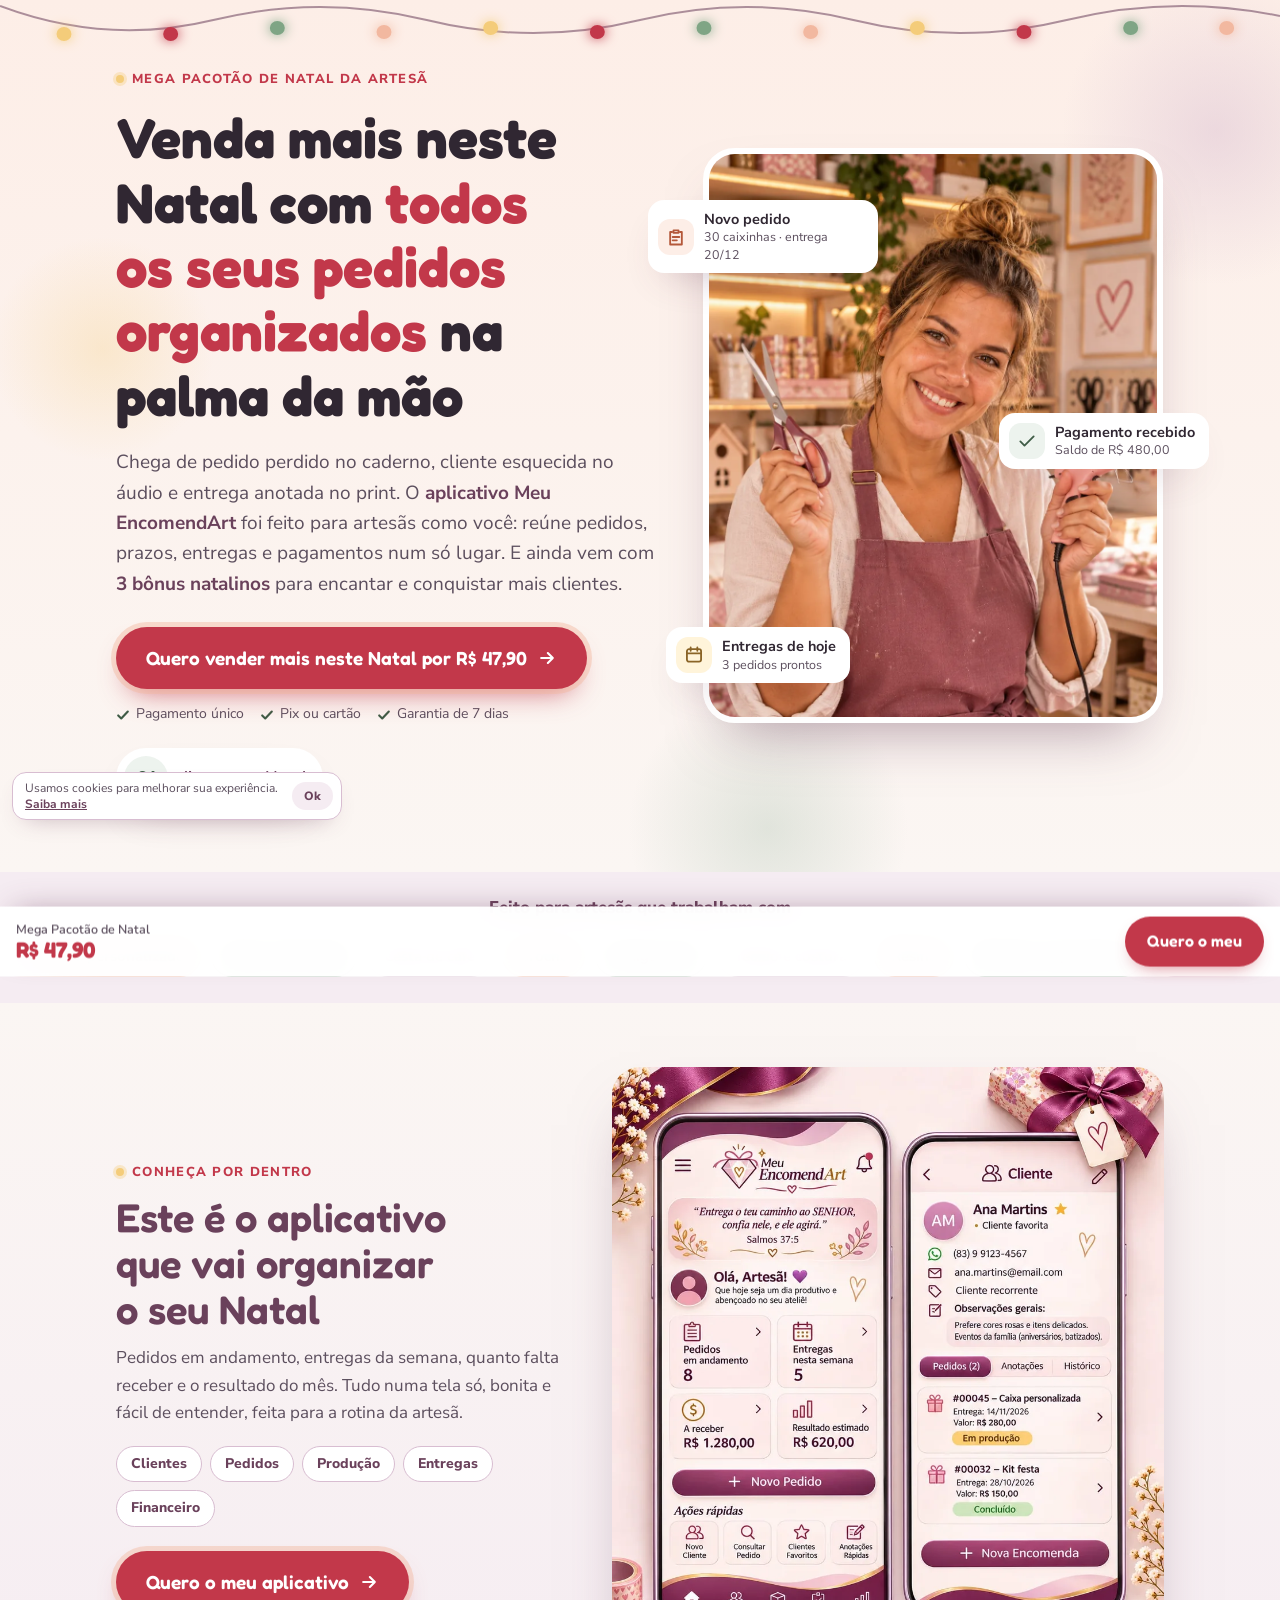
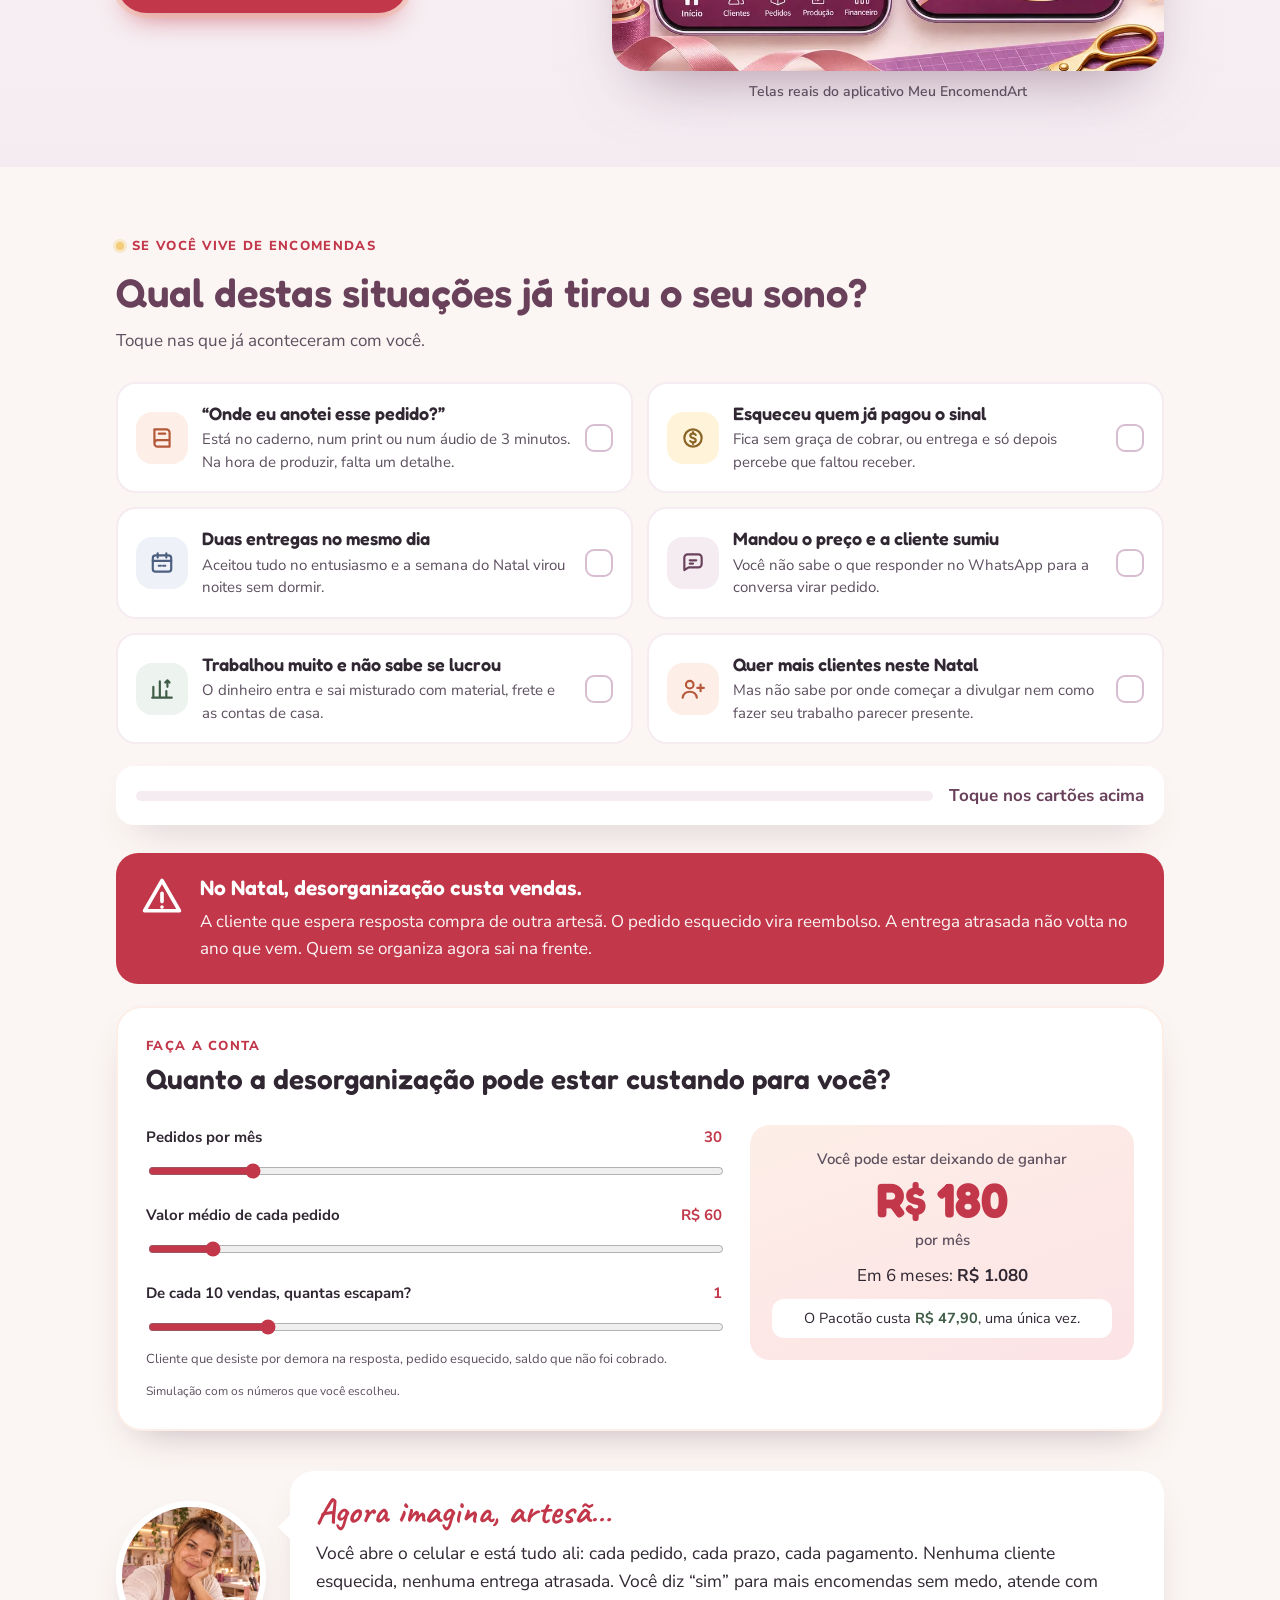
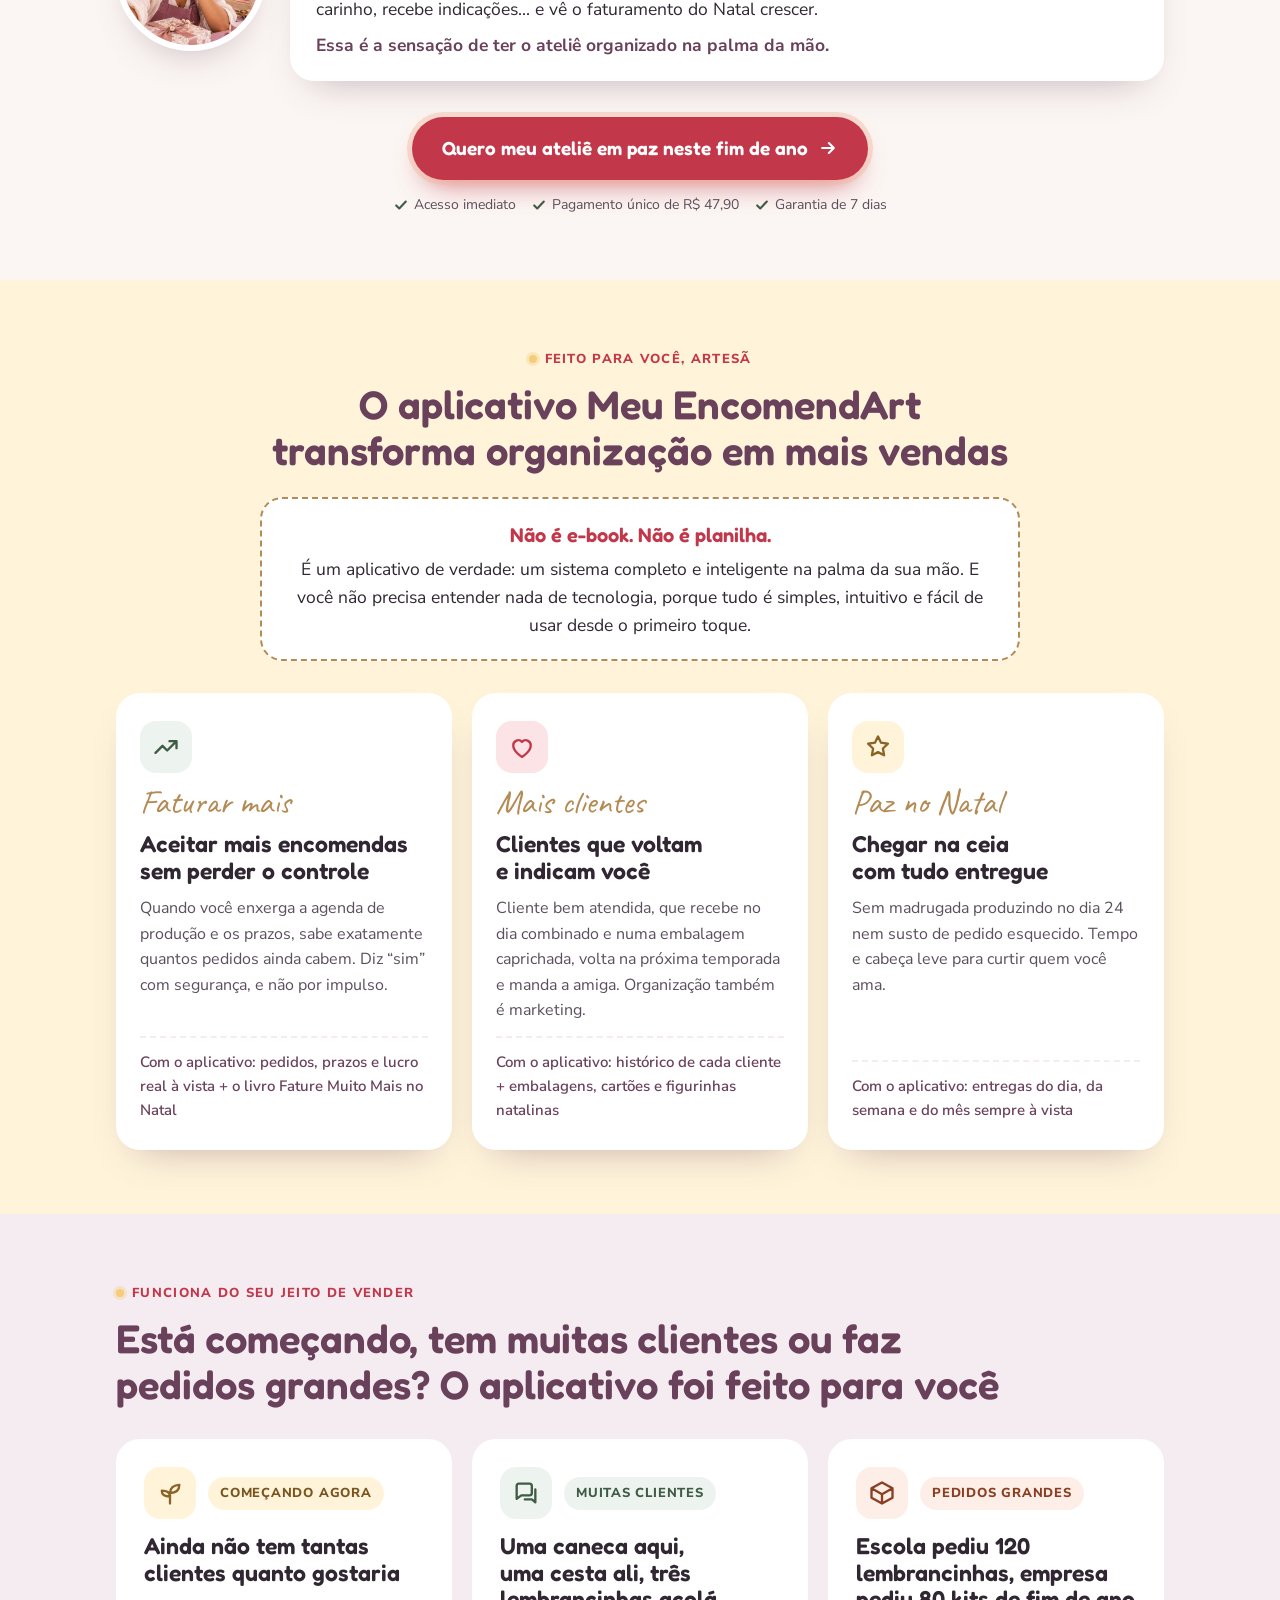
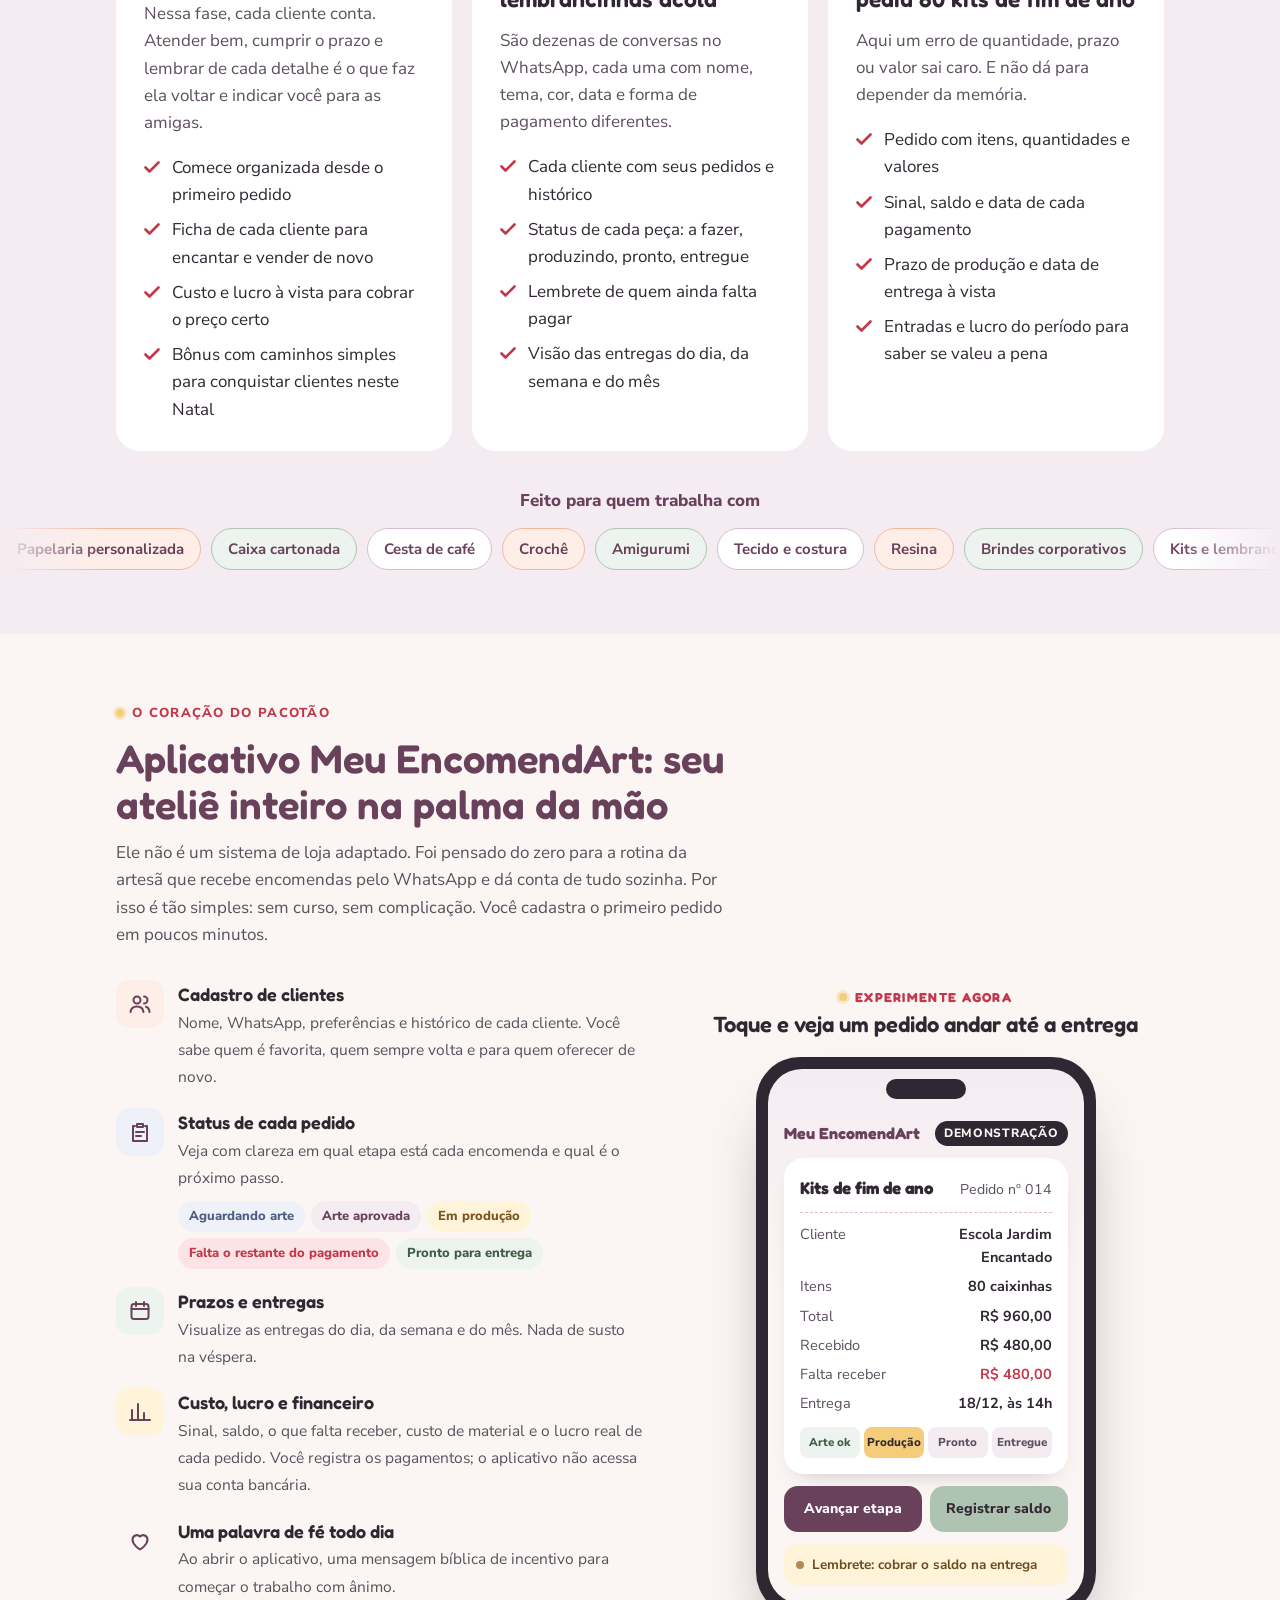
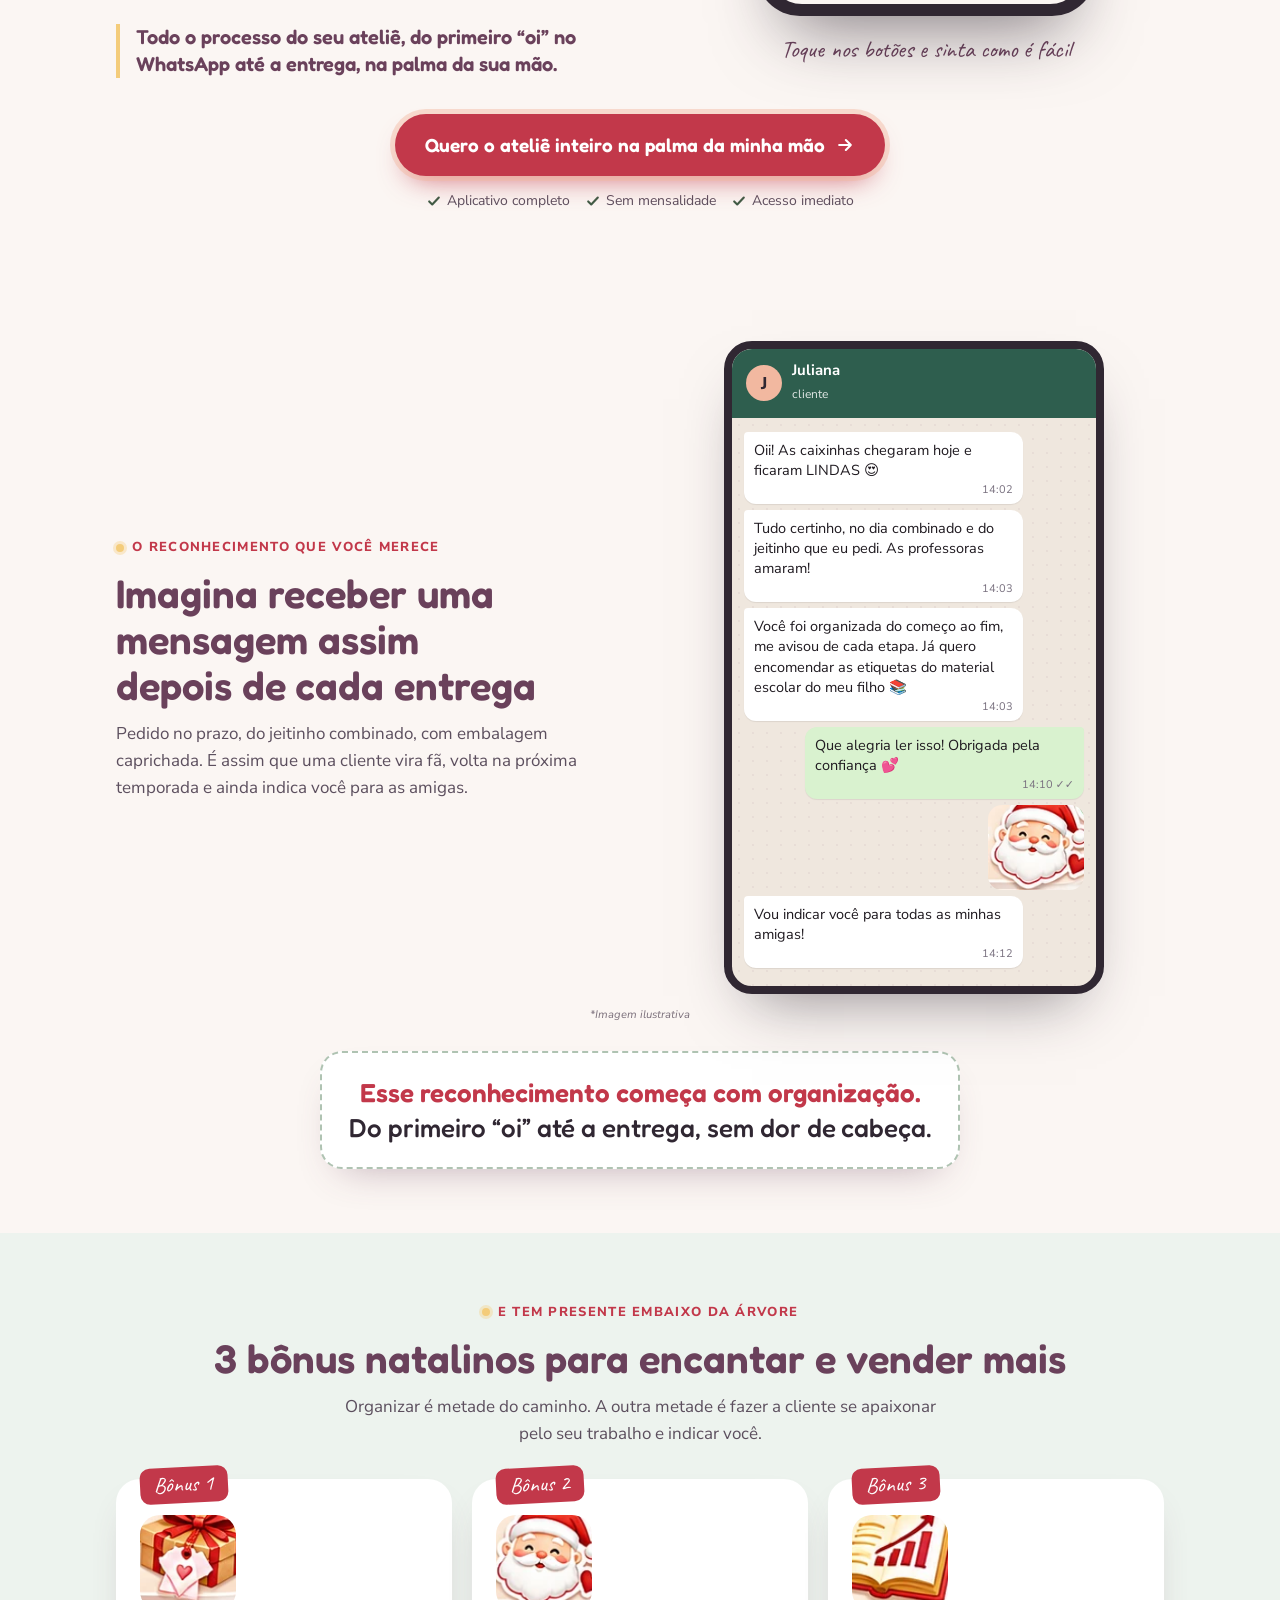
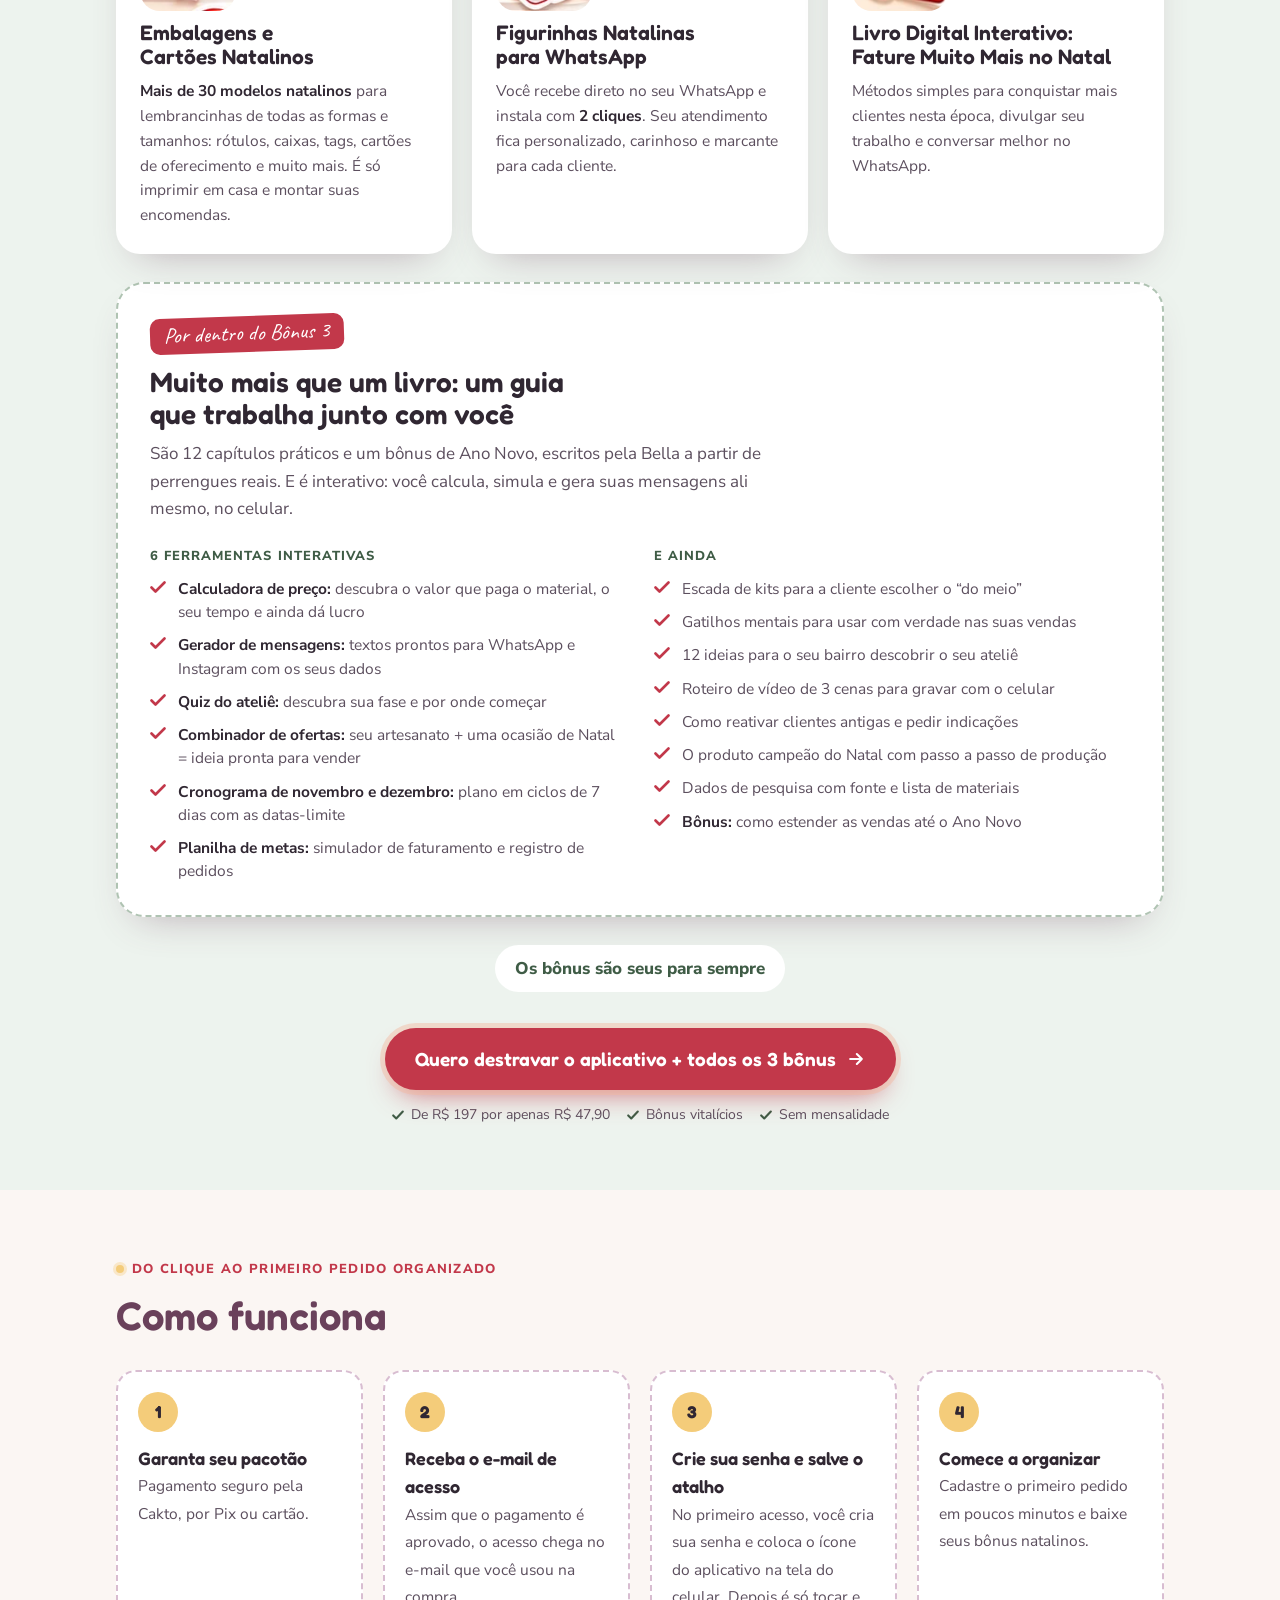
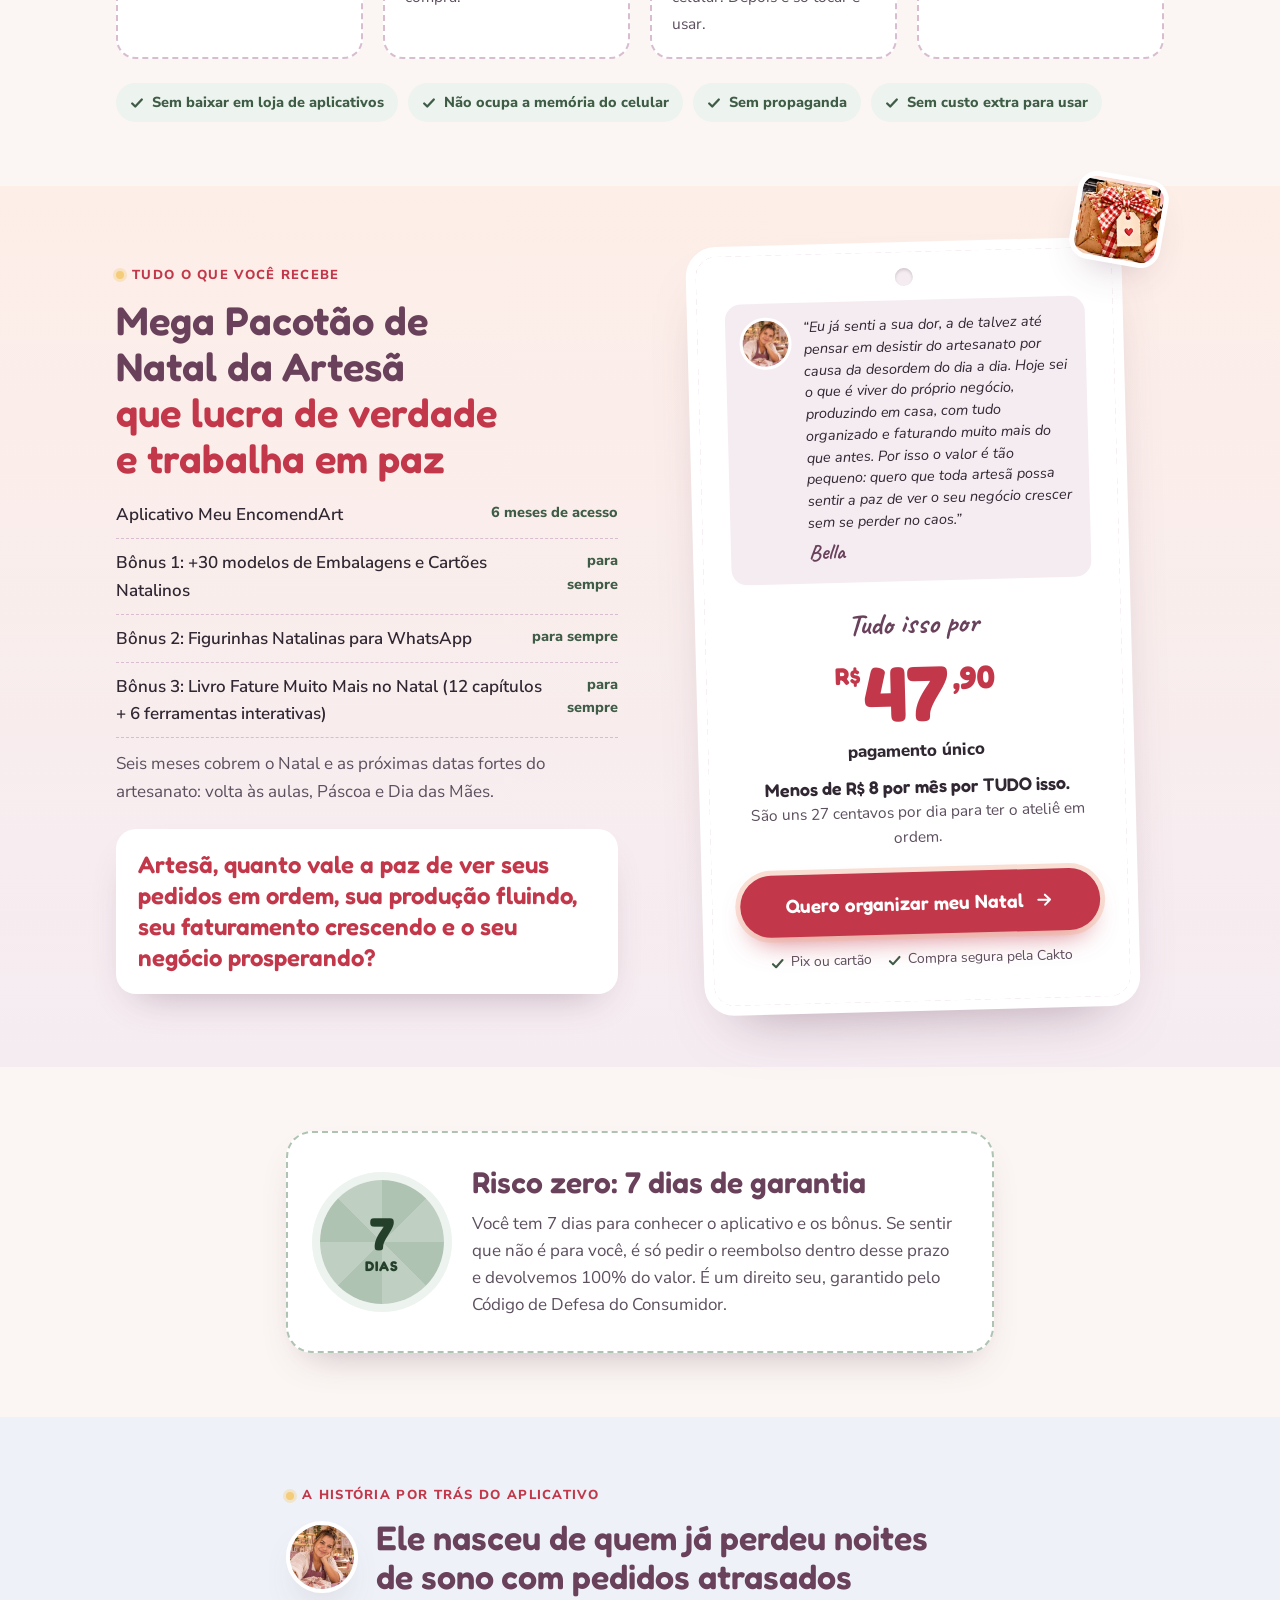
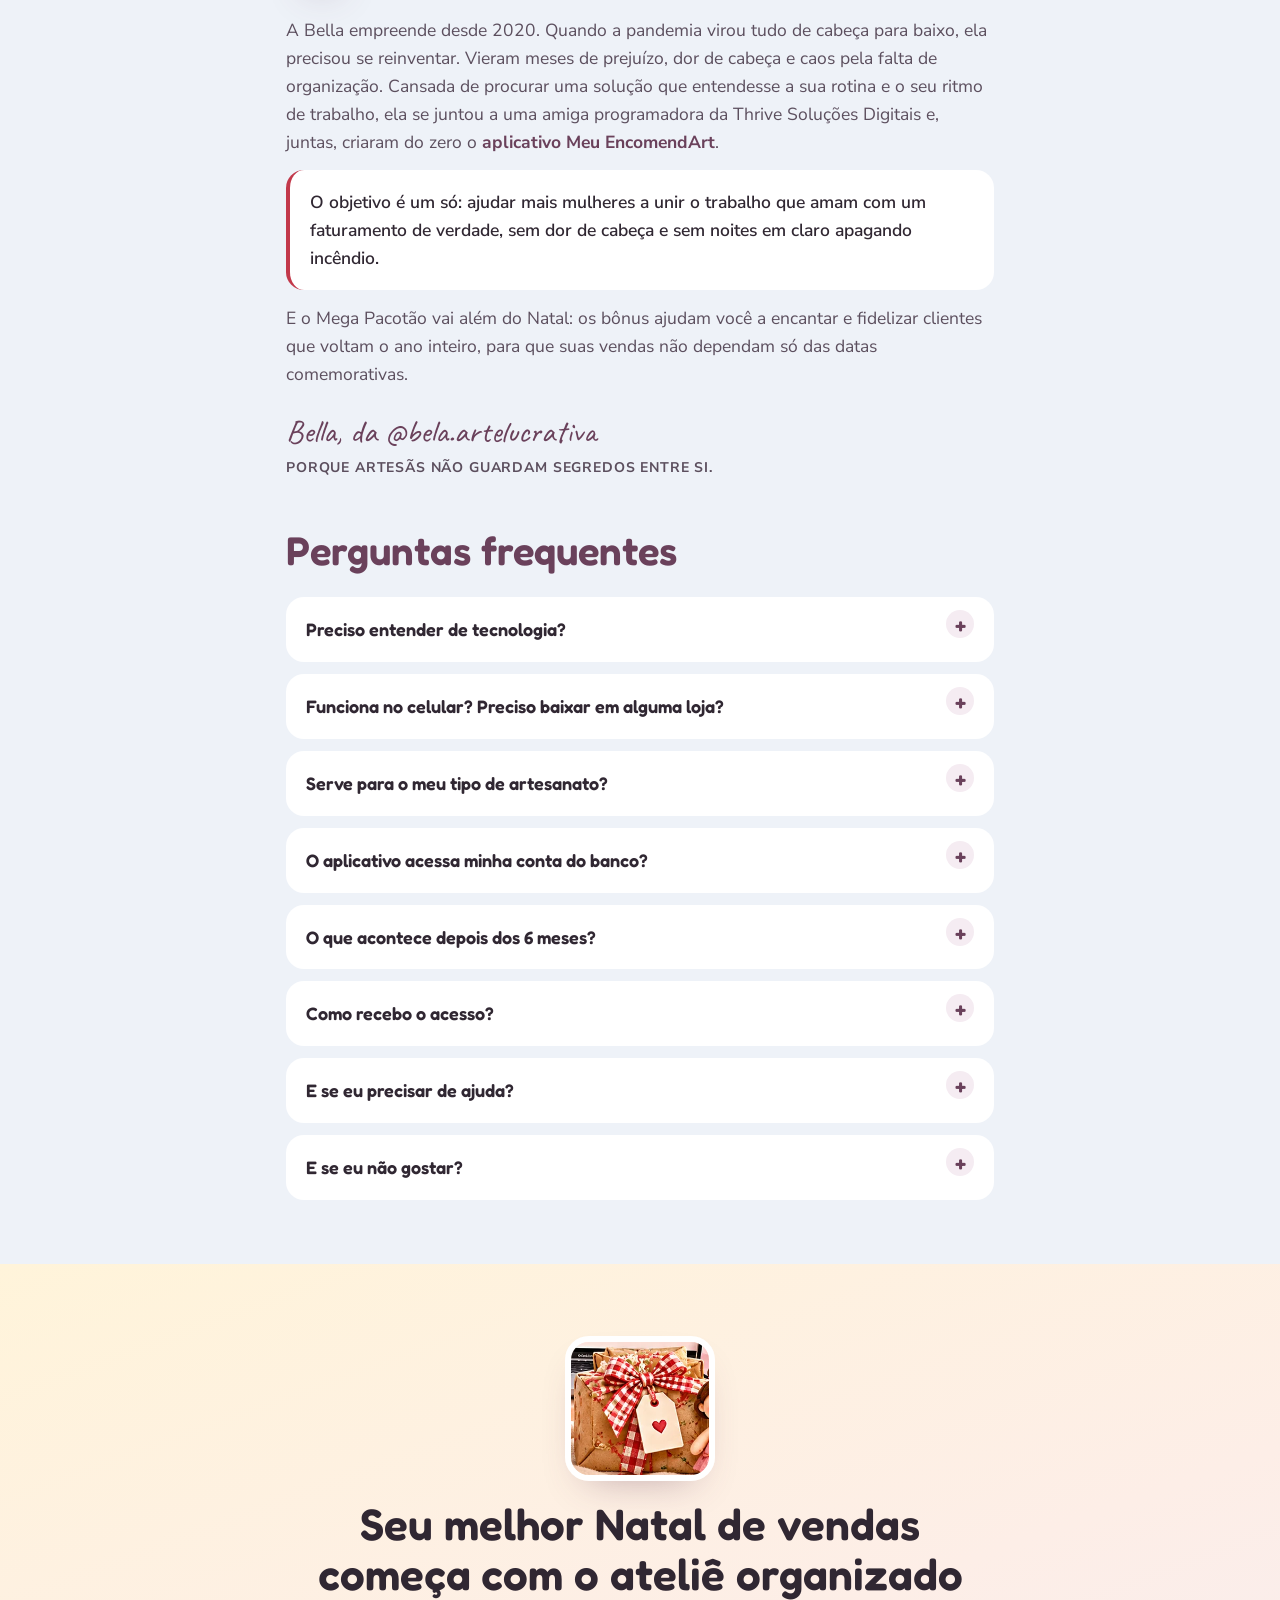
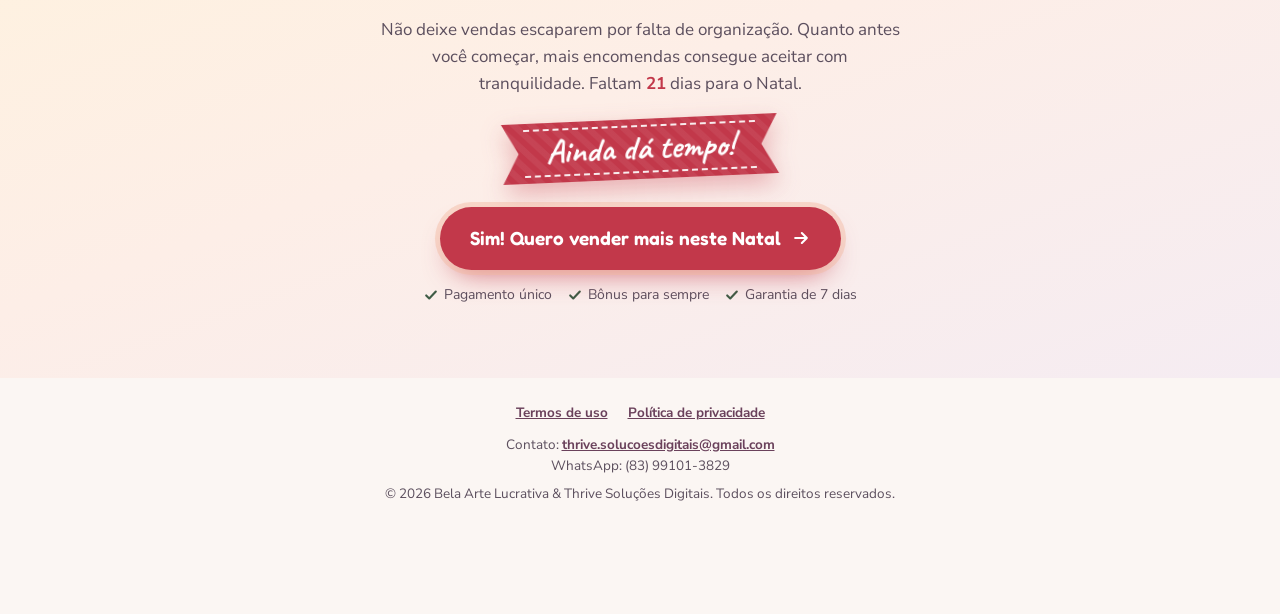
<file: index.html>
<!doctype html>
<html lang="pt-BR">
<head>
<meta charset="utf-8">
<meta name="viewport" content="width=device-width, initial-scale=1, viewport-fit=cover">
<title>Mega Pacotão de Natal da Artesã</title>
<meta name="claude:viewport-fit-sides" content="cover">
<meta name="description" content="Aplicativo Meu EncomendArt + 3 bônus natalinos para a artesã organizar pedidos, prazos, entregas e pagamentos e vender mais neste Natal.">
<link rel="preconnect" href="https://fonts.googleapis.com">
<link rel="preconnect" href="https://fonts.gstatic.com" crossorigin>
<link rel="stylesheet" href="https://fonts.googleapis.com/css2?family=Fredoka:wght@500;600;700&family=Nunito+Sans:opsz,wght@6..12,400;6..12,600;6..12,800&family=Caveat:wght@600;700&display=swap">
<style>
/* Layout: ateliê de dia em clima de Natal — base pérola, faixas pastel (pêssego, malva, sálvia, azul), fio de luzinhas, adesivos ilustrados flutuando; vermelho natalino só no botão de compra */
:root{
  --ameixa:#6A415B; --grafite:#302732; --texto-suave:#5C4F5E;
  --perola:#FBF6F3; --papel:#FFFFFF;
  --malva:#D8BDD1; --malva-clara:#F5ECF2;
  --pessego:#F2B8A0; --pessego-clara:#FDEEE7;
  --salvia:#AFC3B2; --salvia-clara:#EDF3EE; --salvia-escura:#3F5C46;
  --azul:#A9B8D0; --azul-clara:#EEF2F8;
  --dourado:#B48B55; --luz:#F4CC7A; --luz-clara:#FFF4DA;
  --natal:#C2384A; --natal-hover:#A82E3F;
  --f-titulo:"Fredoka","Nunito Sans",system-ui,sans-serif;
  --f-texto:"Nunito Sans",system-ui,-apple-system,"Segoe UI",sans-serif;
  --f-mao:"Caveat","Segoe Print","Comic Sans MS",cursive;
  --sombra:0 18px 40px -22px rgba(106,65,91,.45);
  color-scheme:light;
}
*{box-sizing:border-box}
html{scroll-behavior:smooth;overflow-x:clip}
body{margin:0;background:var(--perola);color:var(--grafite);font-family:var(--f-texto);font-size:17px;line-height:1.6;-webkit-font-smoothing:antialiased;overflow-x:clip}
section,header,footer{max-width:100vw;overflow-x:clip}
h1,h2,h3{font-family:var(--f-titulo);line-height:1.15;text-wrap:balance;margin:0;font-weight:600;color:var(--ameixa)}
p{margin:0}
img{max-width:100%;height:auto;display:block}
.wrap{max-width:1080px;margin:0 auto;padding-left:max(16px,env(safe-area-inset-left,0px));padding-right:max(16px,env(safe-area-inset-right,0px))}
.estreita{max-width:740px}
section{padding-block:64px;position:relative}
.mao{font-family:var(--f-mao);font-weight:700}
.eyebrow{display:inline-flex;align-items:center;gap:8px;font-size:13px;font-weight:800;letter-spacing:.1em;text-transform:uppercase;color:var(--natal)}
.eyebrow::before{content:"";width:8px;height:8px;border-radius:50%;background:var(--luz);box-shadow:0 0 0 3px rgba(244,204,122,.35)}
.sec-titulo{font-size:clamp(28px,5vw,40px);margin-top:10px}
.sec-intro{color:var(--texto-suave);margin-top:12px;max-width:62ch}
.centro{text-align:center}
.centro .sec-intro{margin-inline:auto}

/* ---------- CTA ---------- */
.cta{position:relative;overflow:hidden;display:inline-flex;align-items:center;justify-content:center;gap:10px;background:var(--natal);color:#fff;font-family:var(--f-titulo);font-weight:600;font-size:19px;text-decoration:none;padding:16px 30px;border-radius:999px;border:0;cursor:pointer;box-shadow:0 0 0 5px rgba(242,184,160,.45),0 14px 28px -12px rgba(194,56,74,.75);transition:transform .15s ease,background .15s}
.cta::after{content:"";position:absolute;top:0;left:-60%;width:40%;height:100%;background:linear-gradient(100deg,transparent,rgba(255,255,255,.45),transparent);transform:skewX(-20deg);animation:brilho 3.6s ease-in-out infinite}
@keyframes brilho{0%,55%{left:-60%}85%,100%{left:130%}}
.cta:hover{background:var(--natal-hover);transform:translateY(-2px)}
.cta:active{transform:scale(.98)}
.cta:focus-visible{outline:3px solid var(--ameixa);outline-offset:4px}
.cta svg{width:20px;height:20px;flex:none}
.cta-nota{font-size:14px;margin-top:14px;display:flex;flex-wrap:wrap;gap:6px 16px;color:var(--texto-suave)}
.cta-nota span{display:inline-flex;align-items:center;gap:6px}
.cta-nota span::before{content:"";width:14px;height:14px;background:url("data:image/svg+xml,%3Csvg xmlns='http://www.w3.org/2000/svg' viewBox='0 0 16 16' fill='none' stroke='%233F5C46' stroke-width='2.4' stroke-linecap='round' stroke-linejoin='round'%3E%3Cpath d='M2.5 8.5l3.5 3.5 7.5-8'/%3E%3C/svg%3E") center/contain no-repeat}

/* ---------- HERO ---------- */
.hero{background:linear-gradient(180deg,var(--pessego-clara) 0%,var(--perola) 100%);padding-block:0 64px;position:relative;overflow:hidden}
.hero::before{content:"";position:absolute;inset:0;pointer-events:none;background:
  radial-gradient(160px 160px at 8% 40%,rgba(244,204,122,.28),transparent 70%),
  radial-gradient(220px 220px at 95% 15%,rgba(216,189,209,.45),transparent 70%),
  radial-gradient(200px 200px at 60% 95%,rgba(175,195,178,.35),transparent 70%)}
.fio{display:block;width:100%;height:64px;position:relative}
.fio .lamp{animation:pisca 2.8s ease-in-out infinite;filter:drop-shadow(0 0 6px currentColor)}
.fio .lamp:nth-of-type(3n){animation-delay:.9s}
.fio .lamp:nth-of-type(3n+1){animation-delay:1.8s}
@keyframes pisca{0%,100%{opacity:1}50%{opacity:.35}}
.hero-grid{display:grid;grid-template-columns:1.08fr .92fr;gap:44px;align-items:center;position:relative}
.hero-texto{min-width:0}
.hero h1{font-size:clamp(34px,6vw,56px);margin-top:14px;font-weight:700;color:var(--grafite)}
.hero h1 em{font-style:normal;color:var(--natal);position:relative}
.hero h1 em::after{content:"";position:absolute;left:0;right:0;bottom:-4px;height:10px;background:url("data:image/svg+xml,%3Csvg xmlns='http://www.w3.org/2000/svg' viewBox='0 0 200 10' preserveAspectRatio='none'%3E%3Cpath d='M2 7 Q50 1 100 6 T198 4' fill='none' stroke='%23F4CC7A' stroke-width='4' stroke-linecap='round'/%3E%3C/svg%3E") center/100% 100% no-repeat;z-index:-1}
.hero-sub{font-size:clamp(17px,2.2vw,19px);margin-top:20px;color:var(--texto-suave);max-width:52ch}
.hero-sub strong{color:var(--ameixa)}
.hero .cta{margin-top:28px}
.contagem{display:inline-flex;align-items:center;gap:10px;margin-top:22px;padding:8px 16px 8px 8px;background:var(--papel);border-radius:999px;box-shadow:var(--sombra);font-weight:600;color:var(--ameixa)}
.contagem b{font-family:var(--f-titulo);font-size:20px;background:var(--salvia-clara);color:var(--salvia-escura);border-radius:999px;min-width:44px;height:44px;display:grid;place-items:center;padding:0 8px}
.hero-img{min-width:0;position:relative;max-width:460px;justify-self:center;width:100%}
.hero-img .principal{width:100%;aspect-ratio:4/5;object-fit:cover;border-radius:32px;box-shadow:0 30px 60px -28px rgba(106,65,91,.55);border:6px solid var(--papel)}
.chip{position:absolute;display:flex;align-items:center;gap:10px;background:var(--papel);border-radius:16px;padding:10px 14px 10px 10px;box-shadow:var(--sombra);font-size:14px;line-height:1.25;color:var(--grafite);animation:flutua 5s ease-in-out infinite;max-width:230px}
.chip b{display:block;font-size:14.5px}
.chip small{color:var(--texto-suave);font-size:12.5px}
.chip i{flex:none;width:36px;height:36px;border-radius:12px;display:grid;place-items:center}
.chip i svg{width:20px;height:20px;fill:none;stroke-width:2.2;stroke-linecap:round;stroke-linejoin:round}
.chip.c1{top:9%;left:-12%}.chip.c1 i{background:var(--pessego-clara)}.chip.c1 svg{stroke:#B4583A}
.chip.c2{top:46%;right:-10%;animation-delay:1.2s}.chip.c2 i{background:var(--salvia-clara)}.chip.c2 svg{stroke:var(--salvia-escura)}
.chip.c3{bottom:7%;left:-8%;animation-delay:2.4s}.chip.c3 i{background:var(--luz-clara)}.chip.c3 svg{stroke:#8A6427}
.adesivo{position:absolute;background:var(--papel);padding:5px;border-radius:20px;box-shadow:var(--sombra);transition:transform .25s}
.adesivo img{border-radius:15px}
.adesivo.boneca{width:26%;left:-7%;bottom:-6%;transform:rotate(-8deg);animation:flutua2 5s ease-in-out infinite}
.adesivo.novelo{width:24%;right:-6%;top:-4%;transform:rotate(9deg);animation:flutua2 5.5s ease-in-out infinite reverse}
@keyframes flutua{0%,100%{transform:translateY(0)}50%{transform:translateY(-8px)}}
@keyframes flutua2{0%,100%{translate:0 0}50%{translate:0 -10px}}
.estrela{position:absolute;color:var(--luz);animation:pisca 3s ease-in-out infinite}

/* ---------- DORES (interativo) ---------- */
.dores-lista{list-style:none;padding:0;margin:28px 0 0;display:grid;grid-template-columns:repeat(2,minmax(0,1fr));gap:14px}
.dor{all:unset;box-sizing:border-box;cursor:pointer;width:100%;background:var(--papel);border:2px solid var(--malva-clara);border-radius:20px;padding:18px 18px 18px 18px;display:grid;grid-template-columns:52px 1fr 28px;gap:14px;align-items:center;transition:border-color .2s,background .2s,transform .15s}
.dor:hover{transform:translateY(-2px);border-color:var(--malva)}
.dor:focus-visible{outline:3px solid var(--ameixa);outline-offset:3px}
.dor .ic{width:52px;height:52px;border-radius:16px;display:grid;place-items:center}
.dor .ic svg{width:26px;height:26px;fill:none;stroke-width:2;stroke-linecap:round;stroke-linejoin:round}
.dor:nth-child(6n+1) .ic,.dores-lista li:nth-child(6n+1) .ic{background:var(--pessego-clara)} .dores-lista li:nth-child(6n+1) .ic svg{stroke:#B4583A}
.dores-lista li:nth-child(6n+2) .ic{background:var(--luz-clara)} .dores-lista li:nth-child(6n+2) .ic svg{stroke:#8A6427}
.dores-lista li:nth-child(6n+3) .ic{background:var(--azul-clara)} .dores-lista li:nth-child(6n+3) .ic svg{stroke:#4D5F80}
.dores-lista li:nth-child(6n+4) .ic{background:var(--malva-clara)} .dores-lista li:nth-child(6n+4) .ic svg{stroke:var(--ameixa)}
.dores-lista li:nth-child(6n+5) .ic{background:var(--salvia-clara)} .dores-lista li:nth-child(6n+5) .ic svg{stroke:var(--salvia-escura)}
.dores-lista li:nth-child(6n+6) .ic{background:var(--pessego-clara)} .dores-lista li:nth-child(6n+6) .ic svg{stroke:#B4583A}
.dor strong{display:block;font-family:var(--f-titulo);font-weight:600;font-size:18px;color:var(--grafite);line-height:1.25}
.dor span.d{display:block;color:var(--texto-suave);font-size:15px;margin-top:4px;line-height:1.5}
.dor .box{width:28px;height:28px;border-radius:9px;border:2px solid var(--malva);display:grid;place-items:center;transition:background .2s,border-color .2s}
.dor .box svg{width:16px;height:16px;stroke:#fff;stroke-width:3;fill:none;opacity:0;transform:scale(.4);transition:opacity .2s,transform .2s}
.dor[aria-pressed="true"]{border-color:var(--natal);background:#FFF7F6}
.dor[aria-pressed="true"] .box{background:var(--natal);border-color:var(--natal)}
.dor[aria-pressed="true"] .box svg{opacity:1;transform:scale(1)}
.placar{margin-top:22px;background:var(--papel);border-radius:18px;padding:16px 20px;display:flex;align-items:center;gap:16px;box-shadow:var(--sombra)}
.placar .barra-p{flex:1;height:10px;background:var(--malva-clara);border-radius:999px;overflow:hidden;min-width:60px}
.placar .barra-p i{display:block;height:100%;width:0;background:linear-gradient(90deg,var(--pessego),var(--natal));border-radius:999px;transition:width .4s ease}
.placar p{font-weight:700;color:var(--ameixa);min-width:0}

.alerta{margin-top:28px;background:var(--natal);color:#fff;border-radius:22px;padding:22px 24px;display:grid;grid-template-columns:44px 1fr;gap:16px;align-items:start}
.alerta svg{width:44px;height:44px;stroke:#fff;fill:none;stroke-width:2;stroke-linecap:round;stroke-linejoin:round}
.alerta strong{font-family:var(--f-titulo);font-weight:600;font-size:21px;display:block;line-height:1.25}
.alerta p{margin-top:6px;opacity:.95}
.naoebook{margin:24px auto 0;max-width:760px;background:var(--papel);border:2px dashed var(--dourado);border-radius:22px;padding:20px 24px;text-align:center;font-size:17.5px}
.naoebook b{color:var(--natal);font-family:var(--f-titulo);font-weight:600;font-size:20px;display:block;margin-bottom:4px}
.recado{display:grid;grid-template-columns:52px 1fr;gap:12px;align-items:start;text-align:left;background:var(--malva-clara);border-radius:16px;padding:14px;margin-bottom:18px}
.recado img{width:52px;height:52px;border-radius:50%;object-fit:cover;border:3px solid var(--papel)}
.recado p{font-size:14.5px;line-height:1.5;color:var(--grafite);font-style:italic}
.recado b{display:block;font-style:normal;font-family:var(--f-mao);font-size:22px;color:var(--ameixa);margin-top:2px}
.lanc{display:inline-block;background:var(--salvia-clara);color:var(--salvia-escura);font-size:12.5px;font-weight:800;letter-spacing:.08em;text-transform:uppercase;padding:5px 12px;border-radius:999px;margin-bottom:8px}
.quem-top{display:flex;align-items:center;gap:18px;margin-top:10px}
.quem-top .sec-titulo{font-size:clamp(24px,4vw,34px)}
.quem-top img{width:72px;height:72px;border-radius:50%;object-fit:cover;border:4px solid var(--papel);box-shadow:var(--sombra);flex:none}
.quem-top h2{margin:0}
/* virada com personagem */
.virada{margin-top:40px;display:grid;grid-template-columns:150px 1fr;gap:24px;align-items:center}
.virada .rosto{width:150px;height:150px;border-radius:50%;overflow:hidden;border:6px solid var(--papel);box-shadow:var(--sombra);background:var(--malva-clara)}
.virada .rosto img{width:100%;height:100%;object-fit:cover;object-position:50% 35%}
.balao{background:var(--papel);border-radius:24px;padding:22px 26px;position:relative;box-shadow:var(--sombra)}
.balao::before{content:"";position:absolute;left:-12px;top:44px;border:12px solid transparent;border-right-color:var(--papel);border-left:0}
.balao .mao{font-size:36px;color:var(--natal);line-height:1}
.balao p strong{color:var(--ameixa)}
.balao p{margin-top:8px;font-size:17.5px}

/* ---------- DESEJOS ---------- */
.desejos{background:var(--luz-clara)}
.des-grid{display:grid;grid-template-columns:repeat(3,minmax(0,1fr));gap:20px;margin-top:32px}
.desejo{background:var(--papel);border-radius:24px;padding:28px 24px;min-width:0;display:flex;flex-direction:column;gap:12px;box-shadow:var(--sombra);transition:transform .25s}
.desejo:hover{transform:translateY(-4px) rotate(-.5deg)}
.desejo .num{font-family:var(--f-mao);font-size:34px;line-height:1;color:var(--dourado)}
.desejo h3{font-size:23px;color:var(--grafite)}
.desejo p{color:var(--texto-suave);font-size:16px}
.desejo .como{margin-top:auto;padding-top:12px;border-top:2px dashed var(--malva-clara);font-size:15px;color:var(--ameixa);font-weight:600}

/* ---------- PÚBLICOS ---------- */
.publicos{background:var(--malva-clara)}
.pub-grid{display:grid;grid-template-columns:repeat(3,minmax(0,1fr));gap:20px;margin-top:32px}
.pub{background:var(--papel);border-radius:24px;padding:28px;min-width:0;display:flex;flex-direction:column;gap:14px}
.pub-tag{font-size:13px;font-weight:800;letter-spacing:.06em;text-transform:uppercase;padding:6px 12px;border-radius:999px}
.pub:nth-child(1) .pub-tag{background:var(--luz-clara);color:#7A5520}
.pub:nth-child(2) .pub-tag{background:var(--salvia-clara);color:var(--salvia-escura)}
.pub:nth-child(3) .pub-tag{background:var(--pessego-clara);color:#8A3F22}
.pub h3{font-size:23px;color:var(--grafite)}
.pub p{color:var(--texto-suave)}
.pub ul{list-style:none;padding:0;margin:4px 0 0;display:grid;gap:8px}
.pub li{padding-left:28px;position:relative}
.pub li::before{content:"";position:absolute;left:0;top:7px;width:16px;height:12px;background:url("data:image/svg+xml,%3Csvg xmlns='http://www.w3.org/2000/svg' viewBox='0 0 16 12' fill='none' stroke='%23C2384A' stroke-width='2.6' stroke-linecap='round' stroke-linejoin='round'%3E%3Cpath d='M1.5 6.5l4 4 9-9'/%3E%3C/svg%3E") no-repeat}
.nichos-tit{margin-top:36px;font-weight:800;color:var(--ameixa);text-align:center}
.faixa{margin-top:14px;overflow:hidden;-webkit-mask-image:linear-gradient(90deg,transparent,#000 8%,#000 92%,transparent);mask-image:linear-gradient(90deg,transparent,#000 8%,#000 92%,transparent)}
.faixa-trilho{display:flex;gap:10px;width:max-content;animation:desliza 32s linear infinite}
.faixa:hover .faixa-trilho{animation-play-state:paused}
.faixa span{background:var(--papel);border:1.5px solid var(--malva);color:var(--ameixa);font-weight:700;font-size:15px;padding:8px 16px;border-radius:999px;white-space:nowrap}
.faixa span:nth-child(3n+1){background:var(--pessego-clara);border-color:var(--pessego)}
.faixa span:nth-child(3n+2){background:var(--salvia-clara);border-color:var(--salvia)}
@keyframes desliza{to{transform:translateX(-50%)}}

/* ---------- APP + DEMO ---------- */
.app-grid{display:grid;grid-template-columns:1.05fr .95fr;gap:44px;align-items:center;margin-top:32px}
.app-grid>*{min-width:0}
.recursos{list-style:none;padding:0;margin:0;display:grid;gap:18px}
.recursos li{display:grid;grid-template-columns:48px 1fr;gap:14px;align-items:start}
.ico{width:48px;height:48px;border-radius:14px;display:grid;place-items:center}
.recursos li:nth-child(1) .ico{background:var(--pessego-clara)}
.recursos li:nth-child(2) .ico{background:var(--azul-clara)}
.recursos li:nth-child(3) .ico{background:var(--salvia-clara)}
.recursos li:nth-child(4) .ico{background:var(--luz-clara)}
.ico svg{width:24px;height:24px;stroke:var(--ameixa);fill:none;stroke-width:2;stroke-linecap:round;stroke-linejoin:round}
.recursos strong{font-family:var(--f-titulo);font-weight:600;font-size:18px;display:block;color:var(--grafite)}
.recursos span{color:var(--texto-suave);font-size:15.5px}
.status-chips{display:flex;flex-wrap:wrap;gap:6px;margin-top:10px}
.status-chips i{font-style:normal;font-size:13px;font-weight:800;padding:5px 11px;border-radius:999px}
.status-chips .s1{background:var(--azul-clara);color:#4D5F80}
.status-chips .s2{background:var(--malva-clara);color:var(--ameixa)}
.status-chips .s3{background:var(--luz-clara);color:#7A5520}
.status-chips .s4{background:#FCE3E5;color:var(--natal)}
.status-chips .s5{background:var(--salvia-clara);color:var(--salvia-escura)}
.processo{margin-top:24px;font-family:var(--f-titulo);font-weight:600;font-size:20px;color:var(--ameixa);line-height:1.35;padding-left:16px;border-left:4px solid var(--luz)}
.print{margin:0;min-width:0}
.print img{width:100%;border-radius:28px;box-shadow:0 30px 60px -28px rgba(106,65,91,.55)}
.print figcaption{text-align:center;font-size:14px;color:var(--texto-suave);margin-top:10px;font-weight:600}
.demo-grid{display:grid;grid-template-columns:1fr 1fr;gap:44px;align-items:center;margin-top:64px;background:var(--malva-clara);border-radius:32px;padding:40px}
.demo-grid>*{min-width:0}
.demo-texto h3{font-size:clamp(24px,3.6vw,32px);margin-top:10px;color:var(--grafite)}
.demo-texto p{color:var(--texto-suave);margin-top:12px}
.celular{width:100%;max-width:340px;margin:0 auto;background:var(--grafite);border-radius:44px;padding:12px;box-shadow:0 40px 70px -30px rgba(48,39,50,.6);position:relative}
.celular::before{content:"";position:absolute;top:22px;left:50%;width:80px;height:20px;margin-left:-40px;background:var(--grafite);border-radius:999px;z-index:2}
.tela{background:linear-gradient(180deg,var(--malva-clara),var(--perola) 40%);border-radius:34px;padding:52px 16px 18px;min-height:520px;display:flex;flex-direction:column;gap:12px}
.tela-top{display:flex;justify-content:space-between;align-items:center}
.tela-top b{font-family:var(--f-titulo);color:var(--ameixa);font-size:16px;white-space:nowrap}
.tela-top span{font-size:12px;font-weight:800;background:var(--grafite);color:var(--perola);padding:3px 9px;border-radius:999px;letter-spacing:.06em;text-transform:uppercase}
.pedido{background:var(--papel);border-radius:20px;padding:16px;box-shadow:0 10px 24px -16px rgba(106,65,91,.5)}
.pedido-h{display:flex;justify-content:space-between;gap:8px;align-items:baseline;border-bottom:1.5px dashed var(--malva);padding-bottom:10px}
.pedido-h b{font-family:var(--f-titulo);font-size:17px;color:var(--grafite)}
.pedido-h small{color:var(--texto-suave);font-variant-numeric:tabular-nums}
.pedido dl{margin:10px 0 0;display:grid;grid-template-columns:auto 1fr;gap:6px 12px;font-size:14.5px}
.pedido dt{color:var(--texto-suave)}
.pedido dd{margin:0;font-weight:700;text-align:right;font-variant-numeric:tabular-nums}
.pedido dd.falta{color:var(--natal);transition:color .3s}
.pedido dd.falta.zerou{color:var(--salvia-escura)}
.etapas{display:grid;grid-template-columns:repeat(4,1fr);gap:4px;margin-top:12px}
.etapas span{font-size:11.5px;font-weight:800;text-align:center;padding:6px 2px;border-radius:8px;background:var(--malva-clara);color:var(--texto-suave);transition:background .3s,color .3s}
.etapas span.feito{background:var(--salvia-clara);color:var(--salvia-escura)}
.etapas span.atual{background:var(--luz);color:var(--grafite)}
.acoes{display:grid;grid-template-columns:1fr 1fr;gap:8px}
.acoes button{font:inherit;font-weight:800;font-size:14px;border:0;border-radius:14px;padding:12px 8px;cursor:pointer;transition:transform .12s,background .2s}
.acoes button:active{transform:scale(.96)}
.acoes button:focus-visible{outline:3px solid var(--ameixa);outline-offset:2px}
#bt-status{background:var(--ameixa);color:#fff}
#bt-pagar{background:var(--salvia);color:var(--grafite)}
#bt-pagar:disabled{opacity:.5;cursor:default}
.notif{background:var(--luz-clara);border-radius:14px;padding:10px 12px;font-size:13.5px;font-weight:700;color:#6B4C1E;min-height:42px;display:flex;align-items:center;gap:8px}
.notif::before{content:"";flex:none;width:8px;height:8px;border-radius:50%;background:var(--dourado)}
.demo-dica{text-align:center;font-family:var(--f-mao);font-size:24px;color:var(--ameixa);margin-top:14px}

/* ---------- BÔNUS ---------- */
.bonus{background:var(--salvia-clara)}
.bonus-grid{display:grid;grid-template-columns:repeat(3,minmax(0,1fr));gap:20px;margin-top:32px}
.presente{background:var(--papel);border-radius:24px;padding:26px 24px;min-width:0;position:relative;box-shadow:var(--sombra);display:flex;flex-direction:column;gap:10px}
.presente .fita{position:absolute;top:-12px;left:24px;background:var(--natal);color:#fff;font-family:var(--f-mao);font-size:22px;line-height:1;padding:6px 14px 8px;border-radius:10px;transform:rotate(-3deg)}
.presente .thumb{width:96px;height:96px;border-radius:20px;background:var(--perola);display:grid;place-items:center;overflow:hidden;margin-top:10px;transition:transform .3s}
.presente:hover .thumb{transform:rotate(-6deg) scale(1.06)}
.presente .thumb img{width:100%;height:100%;object-fit:cover}
.presente h3{font-size:21px;color:var(--grafite)}
.presente p{color:var(--texto-suave);font-size:15.5px}
.livro{margin-top:28px;background:var(--papel);border-radius:28px;padding:32px;box-shadow:var(--sombra);border:2px dashed var(--salvia)}
.livro-cab{max-width:62ch}
.fita-mini{display:inline-block;background:var(--natal);color:#fff;font-family:var(--f-mao);font-size:22px;line-height:1;padding:6px 14px 8px;border-radius:10px;transform:rotate(-2deg)}
.livro-cab h3{font-size:clamp(22px,3.4vw,28px);color:var(--grafite);margin-top:14px}
.livro-cab p{color:var(--texto-suave);margin-top:10px}
.livro-grid{display:grid;grid-template-columns:1fr 1fr;gap:28px;margin-top:24px}
.livro-grid>*{min-width:0}
.livro-sub{font-weight:800;font-size:13px;letter-spacing:.08em;text-transform:uppercase;color:var(--salvia-escura);margin-bottom:10px}
.livro ul{list-style:none;padding:0;margin:0;display:grid;gap:10px}
.livro li{padding-left:28px;position:relative;color:var(--texto-suave);font-size:15.5px;line-height:1.5}
.livro li b{color:var(--grafite)}
.livro li::before{content:"";position:absolute;left:0;top:4px;width:16px;height:12px;background:url("data:image/svg+xml,%3Csvg xmlns='http://www.w3.org/2000/svg' viewBox='0 0 16 12' fill='none' stroke='%23C2384A' stroke-width='2.6' stroke-linecap='round' stroke-linejoin='round'%3E%3Cpath d='M1.5 6.5l4 4 9-9'/%3E%3C/svg%3E") no-repeat}
.desejo-tit{display:block;color:var(--natal)}
.para-sempre{margin:28px auto 0;display:table;background:var(--papel);color:var(--salvia-escura);font-weight:800;padding:10px 20px;border-radius:999px;text-align:center}

/* ---------- COMO FUNCIONA ---------- */
.passos{list-style:none;padding:0;margin:32px 0 0;display:grid;grid-template-columns:repeat(4,minmax(0,1fr));gap:20px;counter-reset:p}
.passos li{counter-increment:p;min-width:0;background:var(--papel);border-radius:20px;padding:20px;border:2px dashed var(--malva)}
.passos li::before{content:counter(p);width:40px;height:40px;border-radius:50%;background:var(--luz);display:grid;place-items:center;font-family:var(--f-titulo);font-weight:700;color:var(--grafite);margin-bottom:12px}
.passos strong{font-family:var(--f-titulo);font-weight:600;font-size:18px;display:block;color:var(--grafite)}
.passos span{color:var(--texto-suave);font-size:15.5px}

/* ---------- OFERTA ---------- */
.oferta{background:linear-gradient(180deg,var(--pessego-clara),var(--malva-clara))}
.oferta-grid{display:grid;grid-template-columns:1fr 1fr;gap:44px;align-items:center}
.oferta-grid>*{min-width:0}
.inclui{list-style:none;padding:0;margin:20px 0 0;display:grid;gap:10px}
.inclui li{display:flex;justify-content:space-between;gap:12px;border-bottom:1.5px dashed var(--malva);padding-bottom:10px;font-weight:600}
.inclui li span:last-child{color:var(--salvia-escura);font-size:14.5px;text-align:right;font-weight:800}
.etiqueta-wrap{position:relative;max-width:420px;margin:0 auto;width:100%}
.etiqueta{position:relative;background:var(--papel);border-radius:22px;padding:48px 28px 30px;text-align:center;box-shadow:0 30px 60px -28px rgba(106,65,91,.55);transform:rotate(-1.5deg);border:2px dashed var(--malva);outline:10px solid var(--papel);outline-offset:-2px;transition:transform .3s}
.etiqueta:hover{transform:rotate(0)}
.etiqueta::before{content:"";position:absolute;top:16px;left:50%;width:18px;height:18px;margin-left:-9px;border-radius:50%;background:var(--malva-clara);box-shadow:inset 0 2px 3px rgba(0,0,0,.15)}
.etiqueta .mao{font-size:30px;color:var(--ameixa)}
.preco{font-family:var(--f-titulo);font-weight:700;color:var(--natal);line-height:1;margin-top:6px;display:flex;justify-content:center;align-items:flex-start;gap:4px;font-variant-numeric:tabular-nums}
.preco small{font-size:24px;margin-top:10px}
.preco b{font-size:78px;font-weight:700}
.preco i{font-style:normal;font-size:32px;margin-top:10px}
.etiqueta .pag{font-weight:800;margin-top:6px;color:var(--grafite)}
.etiqueta .conta{color:var(--texto-suave);font-size:15.5px;margin-top:8px}
.etiqueta .conta strong{display:block;color:var(--grafite);font-size:18px;font-family:var(--f-titulo);font-weight:600}
.pergunta{margin-top:24px;background:var(--papel);border-radius:20px;padding:20px 22px;font-family:var(--f-titulo);font-weight:600;font-size:clamp(20px,2.6vw,24px);line-height:1.3;color:var(--natal);box-shadow:var(--sombra)}
.etiqueta .cta{margin-top:22px;width:100%}
.etiqueta .cta-nota{justify-content:center}
.etiqueta-wrap .adesivo{width:22%;right:-10%;top:-10%;transform:rotate(10deg);animation:flutua2 5s ease-in-out infinite;z-index:2}

/* ---------- GARANTIA ---------- */
.garantia-box{display:grid;grid-template-columns:auto 1fr;gap:28px;align-items:center;background:var(--papel);border-radius:26px;padding:32px;border:2px dashed var(--salvia);box-shadow:var(--sombra)}
.selo{width:124px;height:124px;border-radius:50%;background:var(--salvia);color:#24402B;display:grid;place-items:center;text-align:center;font-family:var(--f-titulo);font-weight:700;line-height:1;box-shadow:0 0 0 8px var(--salvia-clara);animation:gira 18s linear infinite}
.selo>div{animation:gira 18s linear infinite reverse}
@keyframes gira{to{transform:rotate(360deg)}}
.selo{background:conic-gradient(from 0deg,var(--salvia) 0 12.5%,#BFD0C2 0 25%,var(--salvia) 0 37.5%,#BFD0C2 0 50%,var(--salvia) 0 62.5%,#BFD0C2 0 75%,var(--salvia) 0 87.5%,#BFD0C2 0)}
.selo b{font-size:46px;display:block}
.selo span{font-size:14px;letter-spacing:.08em;text-transform:uppercase}
.garantia-box h2{font-size:clamp(24px,4vw,30px)}
.garantia-box p{color:var(--texto-suave);margin-top:10px}

/* ---------- QUEM / FAQ ---------- */
.quem{background:var(--azul-clara)}
.quem p{margin-top:14px;color:var(--texto-suave)}
.quem .assin{font-family:var(--f-mao);font-size:32px;color:var(--ameixa);margin-top:18px}
.quem .slogan{margin-top:0;font-size:14px;font-weight:700;letter-spacing:.06em;text-transform:uppercase;color:var(--texto-suave)}
.historia{display:grid;gap:14px;margin-top:20px}
.historia p{margin:0;color:var(--texto-suave);font-size:17.5px}
.historia strong{color:var(--ameixa)}
.historia .missao{background:var(--papel);border-radius:18px;padding:18px 20px;color:var(--grafite);font-weight:600;border-left:4px solid var(--natal)}
.faq{margin-top:24px;display:grid;gap:12px}
details{background:var(--papel);border-radius:18px;padding:4px 20px;transition:box-shadow .2s}
details[open]{box-shadow:var(--sombra)}
summary{cursor:pointer;list-style:none;font-family:var(--f-titulo);font-weight:600;font-size:18px;padding:14px 36px 14px 0;position:relative;color:var(--grafite)}
summary::-webkit-details-marker{display:none}
summary::after{content:"+";position:absolute;right:0;top:9px;width:28px;height:28px;border-radius:50%;background:var(--malva-clara);color:var(--ameixa);display:grid;place-items:center;font-size:22px;line-height:1;transition:transform .25s}
details[open] summary::after{transform:rotate(45deg)}
summary:focus-visible{outline:2px solid var(--ameixa);outline-offset:4px;border-radius:6px}
details p{padding-bottom:16px;color:var(--texto-suave)}

/* ---------- FINAL ---------- */
.final{background:linear-gradient(160deg,var(--luz-clara),var(--pessego-clara) 55%,var(--malva-clara));text-align:center;padding-block:72px;overflow:hidden}
.final h2{font-size:clamp(28px,5vw,44px);color:var(--grafite)}
.final p{color:var(--texto-suave);margin:16px auto 0;max-width:52ch}
.final p b{color:var(--natal)}
.final .cta{margin-top:28px}
.final .cta-nota{justify-content:center}
.final .pacote{width:150px;margin:0 auto 18px;border-radius:24px;border:6px solid var(--papel);box-shadow:var(--sombra);animation:flutua 5s ease-in-out infinite;transform-origin:center}
.costura-wrap{display:block;width:max-content;max-width:100%;margin:22px auto 0;filter:drop-shadow(0 10px 12px rgba(194,56,74,.35));transform:rotate(-2.5deg)}
.costura{display:block;position:relative;background:var(--natal);color:#fff;font-family:var(--f-mao);font-weight:700;font-size:34px;line-height:1;padding:12px 44px 14px;clip-path:polygon(0 0,100% 0,94% 50%,100% 100%,0 100%,6% 50%);background-image:repeating-linear-gradient(45deg,rgba(255,255,255,.06) 0 6px,transparent 6px 12px)}
.costura::before{content:"";position:absolute;inset:6px 22px;border-top:2.5px dashed rgba(255,255,255,.9);border-bottom:2.5px dashed rgba(255,255,255,.9);pointer-events:none}
.vantagens{list-style:none;padding:0;margin:24px 0 0;display:flex;flex-wrap:wrap;gap:10px}
.vantagens li{display:inline-flex;align-items:center;gap:8px;background:var(--salvia-clara);color:var(--salvia-escura);font-weight:800;font-size:14.5px;padding:8px 14px;border-radius:999px}
.vantagens li::before{content:"";width:14px;height:14px;background:url("data:image/svg+xml,%3Csvg xmlns='http://www.w3.org/2000/svg' viewBox='0 0 16 16' fill='none' stroke='%233F5C46' stroke-width='2.6' stroke-linecap='round' stroke-linejoin='round'%3E%3Cpath d='M2.5 8.5l3.5 3.5 7.5-8'/%3E%3C/svg%3E") center/contain no-repeat}
.presente p strong{color:var(--grafite)}
.reconhecimento{background:var(--perola)}
.zap-grid{display:grid;grid-template-columns:1fr 1fr;gap:48px;align-items:center}
.zap-grid>*{min-width:0}
.zap-texto .sec-intro strong{color:var(--ameixa)}
.zap-nota{margin-top:14px;font-size:11px;opacity:.8;color:var(--texto-suave);font-style:italic}
.zap{max-width:380px;width:100%;margin:0 auto;border-radius:28px;overflow:hidden;box-shadow:0 30px 60px -28px rgba(48,39,50,.55);border:8px solid var(--grafite);background:#EFE7DE}
.zap-topo{display:flex;align-items:center;gap:10px;background:#2E5E4E;color:#fff;padding:12px 14px}
.zap-topo b{display:block;font-size:15px;line-height:1.2}
.zap-topo small{font-size:12px;opacity:.85}
.zap-av{width:36px;height:36px;border-radius:50%;background:var(--pessego);color:var(--grafite);display:grid;place-items:center;font-weight:800}
.zap-corpo{padding:14px 12px 18px;display:flex;flex-direction:column;gap:6px;background-image:radial-gradient(rgba(106,65,91,.06) 1px,transparent 1px);background-size:14px 14px}
.msg{max-width:82%;padding:8px 10px 6px;border-radius:12px;font-size:14.5px;line-height:1.4;color:#1F1A20;box-shadow:0 1px 1px rgba(0,0,0,.08);margin:0}
.msg i{display:block;text-align:right;font-style:normal;font-size:11px;color:#7A7280;margin-top:2px}
.msg.in{background:#fff;align-self:flex-start;border-top-left-radius:4px}
.msg.out{background:#D9F2CF;align-self:flex-end;border-top-right-radius:4px}
.msg.sticker{background:transparent;box-shadow:none;padding:0}
.msg.sticker img{width:96px;border-radius:14px}
.rodape-links{display:flex;justify-content:center;flex-wrap:wrap;gap:6px 20px;margin-bottom:10px}
.rodape-links a,.rodape-contato a{color:var(--ameixa);font-weight:700}
footer p{margin-top:6px}
.cookies{position:fixed;left:max(12px,env(safe-area-inset-left,0px));bottom:calc(80px + env(safe-area-inset-bottom,0px));z-index:40;max-width:min(330px,calc(100% - 24px));background:var(--papel);color:var(--texto-suave);border:1px solid var(--malva);border-radius:14px;padding:7px 8px 7px 12px;display:flex;align-items:center;gap:10px;box-shadow:0 10px 24px -14px rgba(106,65,91,.45);font-size:12px;line-height:1.35}
.cookies[hidden],.cookies.is-hidden{display:none !important}
.cookies p{margin:0}
.cookies a{color:var(--ameixa);font-weight:700}
.cookies button{flex:none;font:inherit;font-weight:800;background:var(--malva-clara);color:var(--ameixa);border:0;border-radius:999px;padding:6px 12px;cursor:pointer}
.cookies button:focus-visible{outline:2px solid var(--ameixa);outline-offset:2px}
.cta-bloco{margin-top:36px;display:flex;flex-direction:column;align-items:center;text-align:center}
.cta-nota-centro{justify-content:center}
@keyframes ctaPulso{
  0%,100%{
    transform:scale(1);
    box-shadow:0 0 0 0 rgba(194,56,74,.55),0 14px 28px -12px rgba(194,56,74,.75);
  }
  50%{
    transform:scale(1.03);
    box-shadow:0 0 0 12px rgba(194,56,74,0),0 18px 34px -10px rgba(194,56,74,.9);
  }
}
@keyframes ctaSeta{
  0%,100%{transform:translateX(0)}
  50%{transform:translateX(5px)}
}
.cta-animado{
  animation:ctaPulso 2.6s ease-in-out infinite;
}
.cta-animado svg{
  animation:ctaSeta 1.3s ease-in-out infinite;
}
.cta-animado:hover{
  animation-play-state:paused;
  transform:translateY(-3px) scale(1.04);
}
.nichos-topo{background:var(--malva-clara);padding-block:22px 26px}
.nichos-topo .nichos-tit{margin-top:0}
.vitrine{background:linear-gradient(180deg,var(--perola),var(--malva-clara))}
.vitrine-grid{display:grid;grid-template-columns:.9fr 1.1fr;gap:44px;align-items:center}
.vitrine-grid>*{min-width:0}
.vitrine-chips{list-style:none;padding:0;margin:20px 0 0;display:flex;flex-wrap:wrap;gap:8px}
.vitrine-chips li{background:var(--papel);border:1.5px solid var(--malva);color:var(--ameixa);font-weight:800;font-size:14px;padding:6px 14px;border-radius:999px}
.cta-sec{margin-top:24px}
.demo-col{min-width:0}
.demo-tit{text-align:center;font-family:var(--f-titulo);font-weight:600;font-size:22px;color:var(--grafite);margin-bottom:18px;line-height:1.25}
.demo-tit .eyebrow{display:flex;justify-content:center;margin-bottom:6px}
.zap-col{min-width:0}
.conclusao{margin:28px auto 0;max-width:640px;text-align:center;font-family:var(--f-titulo);font-weight:500;font-size:clamp(20px,3vw,26px);line-height:1.35;color:var(--grafite);background:var(--papel);border-radius:22px;padding:22px 26px;box-shadow:var(--sombra);border:2px dashed var(--salvia)}
.conclusao strong{color:var(--natal);font-weight:600}
.zap-nota{text-align:center;margin-top:12px}
.perdas{margin-top:22px;background:var(--papel);border-radius:26px;padding:28px;box-shadow:var(--sombra);border:2px solid var(--pessego-clara)}
.perdas-eyebrow{font-size:13px;font-weight:800;letter-spacing:.1em;text-transform:uppercase;color:var(--natal)}
.perdas h3{font-size:clamp(22px,3.4vw,28px);color:var(--grafite);margin-top:6px}
.perdas-grid{display:grid;grid-template-columns:1.2fr .8fr;gap:28px;margin-top:20px;align-items:center}
.perdas-grid>*{min-width:0}
.perdas-campos{display:grid;gap:6px}
.perdas-campos label{display:flex;justify-content:space-between;gap:10px;font-weight:700;font-size:15px;margin-top:10px}
.perdas-campos label b{color:var(--natal);font-variant-numeric:tabular-nums}
.perdas-campos input{width:100%;accent-color:var(--natal);height:28px}
.perdas-campos small{color:var(--texto-suave);font-size:13px}
.perdas-res{background:linear-gradient(160deg,var(--pessego-clara),#FCE3E5);border-radius:20px;padding:22px;text-align:center;display:flex;flex-direction:column;gap:2px}
.perdas-res span{color:var(--texto-suave);font-weight:600;font-size:15px}
.perdas-res b{font-family:var(--f-titulo);font-size:clamp(36px,6vw,48px);color:var(--natal);line-height:1.1;font-variant-numeric:tabular-nums}
.perdas-res p{margin-top:8px;color:var(--grafite)}
.perdas-cmp{font-size:14.5px;background:var(--papel);border-radius:12px;padding:8px 10px}
.perdas-cmp strong{color:var(--salvia-escura)}
.perdas-nota{display:block;margin-top:12px;font-size:12px;color:var(--texto-suave)}
.des-ic,.pub-ic{width:52px;height:52px;border-radius:16px;display:grid;place-items:center;flex:none}
.des-ic svg,.pub-ic svg{width:28px;height:28px;fill:none;stroke-width:2;stroke-linecap:round;stroke-linejoin:round}
.desejo:nth-child(1) .des-ic{background:var(--salvia-clara)}.desejo:nth-child(1) .des-ic svg{stroke:var(--salvia-escura)}
.desejo:nth-child(2) .des-ic{background:#FCE3E5}.desejo:nth-child(2) .des-ic svg{stroke:var(--natal)}
.desejo:nth-child(3) .des-ic{background:var(--luz-clara)}.desejo:nth-child(3) .des-ic svg{stroke:#8A6427}
.pub-top{display:flex;align-items:center;gap:12px}
.pub:nth-child(1) .pub-ic{background:var(--luz-clara)}.pub:nth-child(1) .pub-ic svg{stroke:#8A6427}
.pub:nth-child(2) .pub-ic{background:var(--salvia-clara)}.pub:nth-child(2) .pub-ic svg{stroke:var(--salvia-escura)}
.pub:nth-child(3) .pub-ic{background:var(--pessego-clara)}.pub:nth-child(3) .pub-ic svg{stroke:#8A3F22}
footer{background:var(--perola);color:var(--texto-suave);font-size:13.5px;text-align:center;padding-block:24px calc(110px + env(safe-area-inset-bottom,0px))}

/* ---------- BARRA FIXA ---------- */
.barra{position:fixed;left:0;right:0;bottom:0;z-index:20;background:rgba(255,255,255,.96);backdrop-filter:blur(10px);padding:10px max(16px,env(safe-area-inset-right,0px)) calc(10px + env(safe-area-inset-bottom,0px)) max(16px,env(safe-area-inset-left,0px));display:flex;align-items:center;justify-content:space-between;gap:12px;box-shadow:0 -10px 30px -14px rgba(106,65,91,.45);transform:translateY(110%);transition:transform .35s ease}
.barra.on{transform:none}
.barra div{line-height:1.2;min-width:0}
.barra small{display:block;color:var(--texto-suave);font-size:12.5px;font-weight:600}
.barra b{font-family:var(--f-titulo);font-size:22px;color:var(--natal)}
.barra .cta{padding:12px 22px;font-size:16px;flex:none;box-shadow:0 8px 18px -10px rgba(194,56,74,.8)}
.aviso{position:fixed;left:50%;bottom:calc(92px + env(safe-area-inset-bottom,0px));transform:translateX(-50%);background:var(--ameixa);color:var(--perola);padding:12px 18px;border-radius:14px;font-size:14.5px;z-index:30;max-width:calc(100% - 32px);text-align:center}

/* ---------- ENTRADA AO ROLAR (só onde o navegador suporta) ---------- */
@supports (animation-timeline: view()){
  .surge{animation:surge linear both;animation-timeline:view();animation-range:entry 0% entry 40%}
  @keyframes surge{from{opacity:.55;transform:translateY(24px) scale(.985)}to{opacity:1;transform:none}}
}

/* ---------- RESPONSIVO ---------- */
@media (max-width:860px){
  .hero-grid,.app-grid,.oferta-grid,.pub-grid,.zap-grid,.livro-grid,.vitrine-grid,.perdas-grid{grid-template-columns:1fr}
  .perdas{padding:22px 18px}
  .livro{padding:24px 20px}
  .demo-grid{padding:28px 20px;gap:24px}
  .hero-img{max-width:380px}
  .des-grid,.bonus-grid{grid-template-columns:1fr}
  .passos{grid-template-columns:repeat(2,minmax(0,1fr))}
  .bonus-grid{gap:28px}
}
@media (max-width:620px){
  body{font-size:16.5px}
  section{padding-block:52px}
  .dores-lista,.pub-grid,.passos{grid-template-columns:1fr}
  .dor{grid-template-columns:44px 1fr 26px;gap:12px;padding:16px}
  .dor .ic{width:44px;height:44px;border-radius:14px}
  .virada{grid-template-columns:1fr;justify-items:center;text-align:center}
  .virada .rosto{width:120px;height:120px}
  .balao::before{left:50%;top:-12px;margin-left:-12px;border:12px solid transparent;border-bottom-color:var(--papel);border-top:0}
  .garantia-box{grid-template-columns:1fr;justify-items:start;padding:26px}
  .hero .cta,.final .cta,.cta-bloco .cta{width:100%;max-width:440px;font-size:16.5px;padding:16px 18px;text-align:center}
  .inclui li{flex-direction:column;gap:2px}
  .inclui li span:last-child{text-align:left}
  .barra small{display:none}
  .chip.c1{left:-2%}.chip.c2{right:-2%}.chip.c3{left:-2%}
  .chip{font-size:13px;max-width:200px}
  .etiqueta-wrap .adesivo{display:none}
}
@media (prefers-reduced-motion:reduce){
  *,*::before,*::after{animation:none!important;transition:none!important}
  html{scroll-behavior:auto}
}
</style>
</head>
<body>


<!-- ===================== HERO ===================== -->
<header class="hero">
  <svg class="fio" viewBox="0 0 1200 64" preserveAspectRatio="none" aria-hidden="true">
    <path d="M0 6 Q100 46 200 20 T400 20 T600 20 T800 20 T1000 20 T1200 16" fill="none" stroke="#6A415B" stroke-opacity=".55" stroke-width="2"/>
    <circle class="lamp" cx="60"   cy="34" r="7" fill="#F4CC7A" color="#F4CC7A"/>
    <circle class="lamp" cx="160"  cy="34" r="7" fill="#C2384A" color="#C2384A"/>
    <circle class="lamp" cx="260"  cy="28" r="7" fill="#7FA585" color="#7FA585"/>
    <circle class="lamp" cx="360"  cy="32" r="7" fill="#F2B8A0" color="#F2B8A0"/>
    <circle class="lamp" cx="460"  cy="28" r="7" fill="#F4CC7A" color="#F4CC7A"/>
    <circle class="lamp" cx="560"  cy="32" r="7" fill="#C2384A" color="#C2384A"/>
    <circle class="lamp" cx="660"  cy="28" r="7" fill="#7FA585" color="#7FA585"/>
    <circle class="lamp" cx="760"  cy="32" r="7" fill="#F2B8A0" color="#F2B8A0"/>
    <circle class="lamp" cx="860"  cy="28" r="7" fill="#F4CC7A" color="#F4CC7A"/>
    <circle class="lamp" cx="960"  cy="32" r="7" fill="#C2384A" color="#C2384A"/>
    <circle class="lamp" cx="1060" cy="28" r="7" fill="#7FA585" color="#7FA585"/>
    <circle class="lamp" cx="1150" cy="28" r="7" fill="#F2B8A0" color="#F2B8A0"/>
  </svg>
  <div class="wrap hero-grid">
    <div class="hero-texto">
      <span class="eyebrow">Mega Pacotão de Natal da Artesã</span>
      <h1>Venda mais neste Natal com <em>todos os seus pedidos organizados</em> na palma da mão</h1>
      <p class="hero-sub">Chega de pedido perdido no caderno, cliente esquecida no áudio e entrega anotada no print. O <strong>aplicativo Meu EncomendArt</strong> foi feito para artesãs como você: reúne pedidos, prazos, entregas e pagamentos num só lugar. E ainda vem com <strong>3 bônus natalinos</strong> para encantar e conquistar mais clientes.</p>
      <a class="cta js-checkout" id="cta-hero" href="#oferta">
        Quero vender mais neste Natal por R$ 47,90
        <svg viewBox="0 0 24 24" fill="none" stroke="currentColor" stroke-width="2.5" stroke-linecap="round" stroke-linejoin="round" aria-hidden="true"><path d="M5 12h14M13 6l6 6-6 6"/></svg>
      </a>
      <div class="cta-nota"><span>Pagamento único</span><span>Pix ou cartão</span><span>Garantia de 7 dias</span></div>
      <div class="contagem"><b id="dias">–</b><span id="dias-txt">dias para o Natal</span></div>
    </div>
    <div class="hero-img">
      <img class="principal" src="img/artesa.webp" fetchpriority="high" decoding="async" alt="Artesã sorridente no ateliê, segurando tesoura e pistola de cola quente" width="941" height="1176">
      <div class="chip c1"><i><svg viewBox="0 0 24 24"><path d="M9 4h6v3H9zM7 6H5v15h14V6h-2M8 12h8M8 16h5"/></svg></i><span><b>Novo pedido</b><small>30 caixinhas · entrega 20/12</small></span></div>
      <div class="chip c2"><i><svg viewBox="0 0 24 24"><path d="M4 12.5l5 5L20 6.5"/></svg></i><span><b>Pagamento recebido</b><small>Saldo de R$ 480,00</small></span></div>
      <div class="chip c3"><i><svg viewBox="0 0 24 24"><rect x="3.5" y="5" width="17" height="15" rx="2.5"/><path d="M3.5 10h17M8 3v4M16 3v4"/></svg></i><span><b>Entregas de hoje</b><small>3 pedidos prontos</small></span></div>
    </div>
  </div>
</header>

<main>
<!-- ===================== NICHOS (topo) ===================== -->
<section class="nichos-topo">
  <p class="nichos-tit">Feito para artesãs que trabalham com</p>
  <div class="faixa" aria-label="Nichos atendidos: papelaria personalizada, caixa cartonada, cesta de café, crochê, amigurumi, tecido e costura, resina, brindes corporativos, kits e lembrancinhas, velas, topos e festas, macramê, convites, mesa posta, sacolinhas decoradas, vasos, plaquinhas, buquês, MDF e muito mais">
    <div class="faixa-trilho" aria-hidden="true">
      <span>Papelaria personalizada</span><span>Caixa cartonada</span><span>Cesta de café</span><span>Crochê</span><span>Amigurumi</span><span>Tecido e costura</span><span>Resina</span><span>Brindes corporativos</span><span>Kits e lembrancinhas</span><span>Velas</span><span>Topos e festas</span><span>Macramê</span><span>Convites</span><span>Mesa posta</span><span>Sacolinhas decoradas</span><span>Vasos</span><span>Plaquinhas</span><span>Buquês</span><span>MDF</span><span>E muito mais</span>
      <span>Papelaria personalizada</span><span>Caixa cartonada</span><span>Cesta de café</span><span>Crochê</span><span>Amigurumi</span><span>Tecido e costura</span><span>Resina</span><span>Brindes corporativos</span><span>Kits e lembrancinhas</span><span>Velas</span><span>Topos e festas</span><span>Macramê</span><span>Convites</span><span>Mesa posta</span><span>Sacolinhas decoradas</span><span>Vasos</span><span>Plaquinhas</span><span>Buquês</span><span>MDF</span><span>E muito mais</span>
    </div>
  </div>
</section>

<!-- ===================== VITRINE DO APP ===================== -->
<section class="vitrine">
  <div class="wrap vitrine-grid">
    <div class="vitrine-texto">
      <span class="eyebrow">Conheça por dentro</span>
      <h2 class="sec-titulo">Este é o aplicativo que vai organizar o seu Natal</h2>
      <p class="sec-intro">Pedidos em andamento, entregas da semana, quanto falta receber e o resultado do mês. Tudo numa tela só, bonita e fácil de entender, feita para a rotina da artesã.</p>
      <ul class="vitrine-chips">
        <li>Clientes</li><li>Pedidos</li><li>Produção</li><li>Entregas</li><li>Financeiro</li>
      </ul>
      <a class="cta js-checkout cta-sec" href="#oferta">Quero o meu aplicativo
        <svg viewBox="0 0 24 24" fill="none" stroke="currentColor" stroke-width="2.5" stroke-linecap="round" stroke-linejoin="round" aria-hidden="true"><path d="M5 12h14M13 6l6 6-6 6"/></svg></a>
    </div>
      <figure class="print">
        <img src="img/telas-app.webp" decoding="async" alt="Telas do aplicativo Meu EncomendArt: painel inicial com pedidos em andamento, entregas da semana, valores a receber e resultado estimado; e ficha de cliente com contato, observações e pedidos" width="960" height="1050">
        <figcaption>Telas reais do aplicativo Meu EncomendArt</figcaption>
      </figure>
  </div>
</section>

<!-- ===================== DORES ===================== -->
<section class="dores">
  <div class="wrap">
    <span class="eyebrow">Se você vive de encomendas</span>
    <h2 class="sec-titulo">Qual destas situações já tirou o seu sono?</h2>
    <p class="sec-intro">Toque nas que já aconteceram com você.</p>
    <ul class="dores-lista">
      <li class="surge"><button class="dor" type="button" aria-pressed="false"><span class="ic"><svg viewBox="0 0 24 24"><path d="M5 4h11a3 3 0 013 3v13H8a3 3 0 01-3-3zM5 17a3 3 0 013-3h11M9 8h6"/></svg></span><span><strong>“Onde eu anotei esse pedido?”</strong><span class="d">Está no caderno, num print ou num áudio de 3 minutos. Na hora de produzir, falta um detalhe.</span></span><span class="box"><svg viewBox="0 0 16 16"><path d="M3 8.5l3 3 7-7"/></svg></span></button></li>
      <li class="surge"><button class="dor" type="button" aria-pressed="false"><span class="ic"><svg viewBox="0 0 24 24"><circle cx="12" cy="12" r="8"/><path d="M14.5 9.2c-.5-.8-1.5-1.2-2.5-1.2-1.4 0-2.5.8-2.5 2s1.1 1.7 2.5 2 2.5.8 2.5 2-1.1 2-2.5 2c-1 0-2-.4-2.5-1.2M12 6.5V8M12 16v1.5"/></svg></span><span><strong>Esqueceu quem já pagou o sinal</strong><span class="d">Fica sem graça de cobrar, ou entrega e só depois percebe que faltou receber.</span></span><span class="box"><svg viewBox="0 0 16 16"><path d="M3 8.5l3 3 7-7"/></svg></span></button></li>
      <li class="surge"><button class="dor" type="button" aria-pressed="false"><span class="ic"><svg viewBox="0 0 24 24"><rect x="3.5" y="5" width="17" height="15" rx="2.5"/><path d="M3.5 10h17M8 3v4M16 3v4M9 14.5h2M13 14.5h2"/></svg></span><span><strong>Duas entregas no mesmo dia</strong><span class="d">Aceitou tudo no entusiasmo e a semana do Natal virou noites sem dormir.</span></span><span class="box"><svg viewBox="0 0 16 16"><path d="M3 8.5l3 3 7-7"/></svg></span></button></li>
      <li class="surge"><button class="dor" type="button" aria-pressed="false"><span class="ic"><svg viewBox="0 0 24 24"><path d="M4 18.5V7a3 3 0 013-3h10a3 3 0 013 3v6a3 3 0 01-3 3H8z"/><path d="M9 9.5h6M9 12.5h3"/></svg></span><span><strong>Mandou o preço e a cliente sumiu</strong><span class="d">Você não sabe o que responder no WhatsApp para a conversa virar pedido.</span></span><span class="box"><svg viewBox="0 0 16 16"><path d="M3 8.5l3 3 7-7"/></svg></span></button></li>
      <li class="surge"><button class="dor" type="button" aria-pressed="false"><span class="ic"><svg viewBox="0 0 24 24"><path d="M4 20V10M10 20V5M16 20v-6M21 20H3"/><path d="M15 6l2-2 2 2M17 4v6" /></svg></span><span><strong>Trabalhou muito e não sabe se lucrou</strong><span class="d">O dinheiro entra e sai misturado com material, frete e as contas de casa.</span></span><span class="box"><svg viewBox="0 0 16 16"><path d="M3 8.5l3 3 7-7"/></svg></span></button></li>
      <li class="surge"><button class="dor" type="button" aria-pressed="false"><span class="ic"><svg viewBox="0 0 24 24"><circle cx="9" cy="8" r="3.5"/><path d="M2.5 20c.5-3.5 3.2-5.5 6.5-5.5s6 2 6.5 5.5M19 8v6M16 11h6"/></svg></span><span><strong>Quer mais clientes neste Natal</strong><span class="d">Mas não sabe por onde começar a divulgar nem como fazer seu trabalho parecer presente.</span></span><span class="box"><svg viewBox="0 0 16 16"><path d="M3 8.5l3 3 7-7"/></svg></span></button></li>
    </ul>
    <div class="placar" aria-live="polite"><div class="barra-p"><i id="placar-barra"></i></div><p id="placar-txt">Toque nos cartões acima</p></div>

    <div class="alerta surge">
      <svg viewBox="0 0 24 24" aria-hidden="true"><path d="M12 3l9.5 16.5h-19z"/><path d="M12 10v4.5M12 17.5v.01"/></svg>
      <div><strong>No Natal, desorganização custa vendas.</strong><p>A cliente que espera resposta compra de outra artesã. O pedido esquecido vira reembolso. A entrega atrasada não volta no ano que vem. Quem se organiza agora sai na frente.</p></div>
    </div>

    <div class="perdas surge" id="perdas">
      <p class="perdas-eyebrow">Faça a conta</p>
      <h3>Quanto a desorganização pode estar custando para você?</h3>
      <div class="perdas-grid">
        <div class="perdas-campos">
          <label for="p-qtd">Pedidos por mês <b id="v-qtd">30</b></label>
          <input type="range" id="p-qtd" min="5" max="150" step="5" value="30">
          <label for="p-val">Valor médio de cada pedido <b id="v-val">R$ 60</b></label>
          <input type="range" id="p-val" min="10" max="500" step="5" value="60">
          <label for="p-esc">De cada 10 vendas, quantas escapam? <b id="v-esc">1</b></label>
          <input type="range" id="p-esc" min="0" max="5" step="1" value="1">
          <small>Cliente que desiste por demora na resposta, pedido esquecido, saldo que não foi cobrado.</small>
        </div>
        <div class="perdas-res" aria-live="polite">
          <span>Você pode estar deixando de ganhar</span>
          <b id="r-mes">R$ 180</b>
          <span>por mês</span>
          <p>Em 6 meses: <strong id="r-6m">R$ 1.080</strong></p>
          <p class="perdas-cmp">O Pacotão custa <strong>R$ 47,90</strong>, uma única vez.</p>
        </div>
      </div>
      <small class="perdas-nota">Simulação com os números que você escolheu.</small>
    </div>

    <div class="virada surge">
      <div class="rosto"><img src="img/bella.webp" alt="Bella, da Bela Arte Lucrativa, sorrindo no ateliê" width="440" height="440" loading="lazy" decoding="async"></div>
      <div class="balao">
        <span class="mao">Agora imagina, artesã…</span>
        <p>Você abre o celular e está tudo ali: cada pedido, cada prazo, cada pagamento. Nenhuma cliente esquecida, nenhuma entrega atrasada. Você diz “sim” para mais encomendas sem medo, atende com carinho, recebe indicações… e vê o faturamento do Natal crescer.</p>
        <p><strong>Essa é a sensação de ter o ateliê organizado na palma da mão.</strong></p>
      </div>
    </div>

    <div class="cta-bloco surge">
      <a class="cta js-checkout cta-animado" href="#oferta">
        Quero meu ateliê em paz neste fim de ano
        <svg viewBox="0 0 24 24" fill="none" stroke="currentColor" stroke-width="2.5" stroke-linecap="round" stroke-linejoin="round" aria-hidden="true"><path d="M5 12h14M13 6l6 6-6 6"/></svg>
      </a>
      <div class="cta-nota cta-nota-centro"><span>Acesso imediato</span><span>Pagamento único de R$ 47,90</span><span>Garantia de 7 dias</span></div>
    </div>
  </div>
</section>

<!-- ===================== DESEJOS ===================== -->
<section class="desejos">
  <div class="wrap">
    <div class="centro">
      <span class="eyebrow">Feito para você, artesã</span>
      <h2 class="sec-titulo">O aplicativo Meu EncomendArt transforma organização em mais vendas</h2>
    </div>
    <p class="naoebook surge"><b>Não é e-book. Não é planilha.</b>É um aplicativo de verdade: um sistema completo e inteligente na palma da sua mão. E você não precisa entender nada de tecnologia, porque tudo é simples, intuitivo e fácil de usar desde o primeiro toque.</p>
    <div class="des-grid">
      <article class="desejo surge">
        <span class="des-ic" aria-hidden="true"><svg viewBox="0 0 24 24"><path d="M3 17l6-6 4 4 8-8M15 7h6v6"/></svg></span><span class="num">Faturar mais</span>
        <h3>Aceitar mais encomendas sem perder o controle</h3>
        <p>Quando você enxerga a agenda de produção e os prazos, sabe exatamente quantos pedidos ainda cabem. Diz “sim” com segurança, e não por impulso.</p>
        <p class="como">Com o aplicativo: pedidos, prazos e lucro real à vista + o livro Fature Muito Mais no Natal</p>
      </article>
      <article class="desejo surge">
        <span class="des-ic" aria-hidden="true"><svg viewBox="0 0 24 24"><path d="M12 20.5s-7.5-4.4-7.5-10A4.3 4.3 0 0112 7.6a4.3 4.3 0 017.5 2.9c0 5.6-7.5 10-7.5 10z"/></svg></span><span class="num">Mais clientes</span>
        <h3>Clientes que voltam e indicam você</h3>
        <p>Cliente bem atendida, que recebe no dia combinado e numa embalagem caprichada, volta na próxima temporada e manda a amiga. Organização também é marketing.</p>
        <p class="como">Com o aplicativo: histórico de cada cliente + embalagens, cartões e figurinhas natalinas</p>
      </article>
      <article class="desejo surge">
        <span class="des-ic" aria-hidden="true"><svg viewBox="0 0 24 24"><path d="M12 3l2.6 5.3 5.9.9-4.3 4.1 1 5.8L12 16.4 6.8 19.1l1-5.8L3.5 9.2l5.9-.9z"/></svg></span><span class="num">Paz no Natal</span>
        <h3>Chegar na ceia com tudo entregue</h3>
        <p>Sem madrugada produzindo no dia 24 nem susto de pedido esquecido. Tempo e cabeça leve para curtir quem você ama.</p>
        <p class="como">Com o aplicativo: entregas do dia, da semana e do mês sempre à vista</p>
      </article>
    </div>
  </div>
</section>

<!-- ===================== PÚBLICOS ===================== -->
<section class="publicos">
  <div class="wrap">
    <span class="eyebrow">Funciona do seu jeito de vender</span>
    <h2 class="sec-titulo">Está começando, tem muitas clientes ou faz pedidos grandes? O aplicativo foi feito para você</h2>
    <div class="pub-grid">
      <article class="pub surge">
        <div class="pub-top"><span class="pub-ic" aria-hidden="true"><svg viewBox="0 0 24 24"><path d="M12 21v-9M12 12c0-4 3-7 8-7 0 5-3 7-8 7zM12 15c0-3-2.5-5-7-5 0 4 2.5 5 7 5z"/></svg></span><span class="pub-tag">Começando agora</span></div>
        <h3>Ainda não tem tantas clientes quanto gostaria</h3>
        <p>Nessa fase, cada cliente conta. Atender bem, cumprir o prazo e lembrar de cada detalhe é o que faz ela voltar e indicar você para as amigas.</p>
        <ul>
          <li>Comece organizada desde o primeiro pedido</li>
          <li>Ficha de cada cliente para encantar e vender de novo</li>
          <li>Custo e lucro à vista para cobrar o preço certo</li>
          <li>Bônus com caminhos simples para conquistar clientes neste Natal</li>
        </ul>
      </article>
      <article class="pub surge">
        <div class="pub-top"><span class="pub-ic" aria-hidden="true"><svg viewBox="0 0 24 24"><path d="M4 17V6a2 2 0 012-2h9a2 2 0 012 2v6a2 2 0 01-2 2H8zM20 9v11l-3-2.5h-6"/></svg></span><span class="pub-tag">Muitas clientes</span></div>
        <h3>Uma caneca aqui, uma cesta ali, três lembrancinhas acolá</h3>
        <p>São dezenas de conversas no WhatsApp, cada uma com nome, tema, cor, data e forma de pagamento diferentes.</p>
        <ul>
          <li>Cada cliente com seus pedidos e histórico</li>
          <li>Status de cada peça: a fazer, produzindo, pronto, entregue</li>
          <li>Lembrete de quem ainda falta pagar</li>
          <li>Visão das entregas do dia, da semana e do mês</li>
        </ul>
      </article>
      <article class="pub surge">
        <div class="pub-top"><span class="pub-ic" aria-hidden="true"><svg viewBox="0 0 24 24"><path d="M3 8l9-5 9 5v8l-9 5-9-5zM3 8l9 5 9-5M12 13v8"/></svg></span><span class="pub-tag">Pedidos grandes</span></div>
        <h3>Escola pediu 120 lembrancinhas, empresa pediu 80 kits de fim de ano</h3>
        <p>Aqui um erro de quantidade, prazo ou valor sai caro. E não dá para depender da memória.</p>
        <ul>
          <li>Pedido com itens, quantidades e valores</li>
          <li>Sinal, saldo e data de cada pagamento</li>
          <li>Prazo de produção e data de entrega à vista</li>
          <li>Entradas e lucro do período para saber se valeu a pena</li>
        </ul>
      </article>
    </div>
    <p class="nichos-tit">Feito para quem trabalha com</p>
  </div>
  <div class="faixa" aria-label="Nichos atendidos: papelaria personalizada, caixa cartonada, cesta de café, crochê, amigurumi, tecido e costura, resina, brindes corporativos, kits e lembrancinhas, velas, topos e festas, macramê, convites, mesa posta, sacolinhas decoradas, vasos, plaquinhas, buquês, MDF e muito mais">
    <div class="faixa-trilho" aria-hidden="true">
      <span>Papelaria personalizada</span><span>Caixa cartonada</span><span>Cesta de café</span><span>Crochê</span><span>Amigurumi</span><span>Tecido e costura</span><span>Resina</span><span>Brindes corporativos</span><span>Kits e lembrancinhas</span><span>Velas</span><span>Topos e festas</span><span>Macramê</span><span>Convites</span><span>Mesa posta</span><span>Sacolinhas decoradas</span><span>Vasos</span><span>Plaquinhas</span><span>Buquês</span><span>MDF</span><span>E muito mais</span>
      <span>Papelaria personalizada</span><span>Caixa cartonada</span><span>Cesta de café</span><span>Crochê</span><span>Amigurumi</span><span>Tecido e costura</span><span>Resina</span><span>Brindes corporativos</span><span>Kits e lembrancinhas</span><span>Velas</span><span>Topos e festas</span><span>Macramê</span><span>Convites</span><span>Mesa posta</span><span>Sacolinhas decoradas</span><span>Vasos</span><span>Plaquinhas</span><span>Buquês</span><span>MDF</span><span>E muito mais</span>
    </div>
  </div>
</section>

<!-- ===================== APP ===================== -->
<section class="app">
  <div class="wrap">
    <span class="eyebrow">O coração do pacotão</span>
    <h2 class="sec-titulo">Aplicativo Meu EncomendArt: seu ateliê inteiro na palma da mão</h2>
    <p class="sec-intro">Ele não é um sistema de loja adaptado. Foi pensado do zero para a rotina da artesã que recebe encomendas pelo WhatsApp e dá conta de tudo sozinha. Por isso é tão simples: sem curso, sem complicação. Você cadastra o primeiro pedido em poucos minutos.</p>
    <div class="app-grid">
      <div>
        <ul class="recursos">
          <li class="surge"><span class="ico"><svg viewBox="0 0 24 24"><circle cx="9" cy="8" r="3.5"/><path d="M2.5 20c.5-3.5 3.2-5.5 6.5-5.5s6 2 6.5 5.5M16 4.5a3.5 3.5 0 010 7M18 14.8c2 .6 3.2 2.4 3.5 5.2"/></svg></span><div><strong>Cadastro de clientes</strong><span>Nome, WhatsApp, preferências e histórico de cada cliente. Você sabe quem é favorita, quem sempre volta e para quem oferecer de novo.</span></div></li>
          <li class="surge"><span class="ico"><svg viewBox="0 0 24 24"><path d="M9 4h6v3H9zM7 6H5v15h14V6h-2M8 12h8M8 16h5"/></svg></span><div><strong>Status de cada pedido</strong><span>Veja com clareza em qual etapa está cada encomenda e qual é o próximo passo.</span>
            <div class="status-chips" aria-label="Exemplos de status"><i class="s1">Aguardando arte</i><i class="s2">Arte aprovada</i><i class="s3">Em produção</i><i class="s4">Falta o restante do pagamento</i><i class="s5">Pronto para entrega</i></div></div></li>
          <li class="surge"><span class="ico"><svg viewBox="0 0 24 24"><rect x="3.5" y="5" width="17" height="15" rx="2.5"/><path d="M3.5 10h17M8 3v4M16 3v4"/></svg></span><div><strong>Prazos e entregas</strong><span>Visualize as entregas do dia, da semana e do mês. Nada de susto na véspera.</span></div></li>
          <li class="surge"><span class="ico"><svg viewBox="0 0 24 24"><path d="M4 20V10M10 20V4M16 20v-7M22 20H2"/></svg></span><div><strong>Custo, lucro e financeiro</strong><span>Sinal, saldo, o que falta receber, custo de material e o lucro real de cada pedido. Você registra os pagamentos; o aplicativo não acessa sua conta bancária.</span></div></li>
          <li class="surge"><span class="ico"><svg viewBox="0 0 24 24"><path d="M12 20.5s-7.5-4.4-7.5-10A4.3 4.3 0 0112 7.6a4.3 4.3 0 017.5 2.9c0 5.6-7.5 10-7.5 10z"/></svg></span><div><strong>Uma palavra de fé todo dia</strong><span>Ao abrir o aplicativo, uma mensagem bíblica de incentivo para começar o trabalho com ânimo.</span></div></li>
        </ul>
        <p class="processo">Todo o processo do seu ateliê, do primeiro “oi” no WhatsApp até a entrega, na palma da sua mão.</p>
      </div>
      <div class="demo-col">
        <p class="demo-tit"><span class="eyebrow">Experimente agora</span>Toque e veja um pedido andar até a entrega</p>
        <div class="celular" role="group" aria-label="Demonstração interativa de um pedido no app">
          <div class="tela">
            <div class="tela-top"><b>Meu EncomendArt</b><span>Demonstração</span></div>
            <div class="pedido">
              <div class="pedido-h"><b>Kits de fim de ano</b><small>Pedido nº 014</small></div>
              <dl>
                <dt>Cliente</dt><dd>Escola Jardim Encantado</dd>
                <dt>Itens</dt><dd>80 caixinhas</dd>
                <dt>Total</dt><dd>R$ 960,00</dd>
                <dt>Recebido</dt><dd id="d-recebido">R$ 480,00</dd>
                <dt>Falta receber</dt><dd class="falta" id="d-falta">R$ 480,00</dd>
                <dt>Entrega</dt><dd>18/12, às 14h</dd>
              </dl>
              <div class="etapas" id="etapas"><span>Arte ok</span><span>Produção</span><span>Pronto</span><span>Entregue</span></div>
            </div>
            <div class="acoes">
              <button type="button" id="bt-status">Avançar etapa</button>
              <button type="button" id="bt-pagar">Registrar saldo</button>
            </div>
            <p class="notif" id="notif" aria-live="polite">Lembrete: cobrar o saldo na entrega</p>
          </div>
        </div>
        <p class="demo-dica">Toque nos botões e sinta como é fácil</p>
      </div>
    </div>

    <div class="cta-bloco surge">
      <a class="cta js-checkout cta-animado" href="#oferta">
        Quero o ateliê inteiro na palma da minha mão
        <svg viewBox="0 0 24 24" fill="none" stroke="currentColor" stroke-width="2.5" stroke-linecap="round" stroke-linejoin="round" aria-hidden="true"><path d="M5 12h14M13 6l6 6-6 6"/></svg>
      </a>
      <div class="cta-nota cta-nota-centro"><span>Aplicativo completo</span><span>Sem mensalidade</span><span>Acesso imediato</span></div>
    </div>

  </div>
</section>

<!-- ===================== RECONHECIMENTO ===================== -->
<section class="reconhecimento">
  <div class="wrap zap-grid">
    <div class="zap-texto">
      <span class="eyebrow">O reconhecimento que você merece</span>
      <h2 class="sec-titulo">Imagina receber uma mensagem assim depois de cada entrega</h2>
      <p class="sec-intro">Pedido no prazo, do jeitinho combinado, com embalagem caprichada. É assim que uma cliente vira fã, volta na próxima temporada e ainda indica você para as amigas.</p>
    </div>
    <div class="zap-col"><div class="zap surge" role="img" aria-label="Ilustração de conversa no WhatsApp: a cliente agradece a artesã pelas caixinhas entregues no prazo e diz que vai indicá-la para as amigas">
      <div class="zap-topo"><span class="zap-av">J</span><div><b>Juliana</b><small>cliente</small></div></div>
      <div class="zap-corpo">
        <p class="msg in">Oii! As caixinhas chegaram hoje e ficaram LINDAS 😍<i>14:02</i></p>
        <p class="msg in">Tudo certinho, no dia combinado e do jeitinho que eu pedi. As professoras amaram!<i>14:03</i></p>
        <p class="msg in">Você foi organizada do começo ao fim, me avisou de cada etapa. Já quero encomendar as etiquetas do material escolar do meu filho 📚<i>14:03</i></p>
        <p class="msg out">Que alegria ler isso! Obrigada pela confiança 💕<i>14:10 ✓✓</i></p>
        <div class="msg out sticker"><img src="img/bonus-figurinhas.webp" alt="" width="106" height="94" loading="lazy" decoding="async"></div>
        <p class="msg in">Vou indicar você para todas as minhas amigas!<i>14:12</i></p>
      </div>
    </div></div>
  </div>
  <div class="wrap">
    <p class="zap-nota">*Imagem ilustrativa</p>
    <p class="conclusao surge"><strong>Esse reconhecimento começa com organização.</strong> Do primeiro “oi” até a entrega, sem dor de cabeça.</p>
  </div>
</section>

<!-- ===================== BÔNUS ===================== -->
<section class="bonus">
  <div class="wrap">
    <div class="centro">
      <span class="eyebrow">E tem presente embaixo da árvore</span>
      <h2 class="sec-titulo">3 bônus natalinos para encantar e vender mais</h2>
      <p class="sec-intro">Organizar é metade do caminho. A outra metade é fazer a cliente se apaixonar pelo seu trabalho e indicar você.</p>
    </div>
    <div class="bonus-grid">
      <article class="presente surge">
        <span class="fita">Bônus 1</span>
        <div class="thumb"><img loading="lazy" decoding="async" src="img/bonus-embalagens.webp" alt="Ilustração de presente com laço vermelho e etiqueta" width="112" height="102"></div>
        <h3>Embalagens e Cartões Natalinos</h3>
        <p><strong>Mais de 30 modelos natalinos</strong> para lembrancinhas de todas as formas e tamanhos: rótulos, caixas, tags, cartões de oferecimento e muito mais. É só imprimir em casa e montar suas encomendas.</p>
      </article>
      <article class="presente surge">
        <span class="fita">Bônus 2</span>
        <div class="thumb"><img loading="lazy" decoding="async" src="img/bonus-figurinhas.webp" alt="Figurinha do Papai Noel" width="106" height="94"></div>
        <h3>Figurinhas Natalinas para WhatsApp</h3>
        <p>Você recebe direto no seu WhatsApp e instala com <strong>2 cliques</strong>. Seu atendimento fica personalizado, carinhoso e marcante para cada cliente.</p>
      </article>
      <article class="presente surge">
        <span class="fita">Bônus 3</span>
        <div class="thumb"><img loading="lazy" decoding="async" src="img/bonus-livro.webp" alt="Ilustração de livro aberto com gráfico" width="122" height="90"></div>
        <h3>Livro Digital Interativo: Fature Muito Mais no Natal</h3>
        <p>Métodos simples para conquistar mais clientes nesta época, divulgar seu trabalho e conversar melhor no WhatsApp.</p>
      </article>
    </div>
    <div class="livro surge">
      <div class="livro-cab">
        <span class="fita-mini">Por dentro do Bônus 3</span>
        <h3>Muito mais que um livro: um guia que trabalha junto com você</h3>
        <p>São 12 capítulos práticos e um bônus de Ano Novo, escritos pela Bella a partir de perrengues reais. E é interativo: você calcula, simula e gera suas mensagens ali mesmo, no celular.</p>
      </div>
      <div class="livro-grid">
        <div>
          <p class="livro-sub">6 ferramentas interativas</p>
          <ul>
            <li><b>Calculadora de preço:</b> descubra o valor que paga o material, o seu tempo e ainda dá lucro</li>
            <li><b>Gerador de mensagens:</b> textos prontos para WhatsApp e Instagram com os seus dados</li>
            <li><b>Quiz do ateliê:</b> descubra sua fase e por onde começar</li>
            <li><b>Combinador de ofertas:</b> seu artesanato + uma ocasião de Natal = ideia pronta para vender</li>
            <li><b>Cronograma de novembro e dezembro:</b> plano em ciclos de 7 dias com as datas-limite</li>
            <li><b>Planilha de metas:</b> simulador de faturamento e registro de pedidos</li>
          </ul>
        </div>
        <div>
          <p class="livro-sub">E ainda</p>
          <ul>
            <li>Escada de kits para a cliente escolher o “do meio”</li>
            <li>Gatilhos mentais para usar com verdade nas suas vendas</li>
            <li>12 ideias para o seu bairro descobrir o seu ateliê</li>
            <li>Roteiro de vídeo de 3 cenas para gravar com o celular</li>
            <li>Como reativar clientes antigas e pedir indicações</li>
            <li>O produto campeão do Natal com passo a passo de produção</li>
            <li>Dados de pesquisa com fonte e lista de materiais</li>
            <li><b>Bônus:</b> como estender as vendas até o Ano Novo</li>
          </ul>
        </div>
      </div>
    </div>
    <p class="para-sempre">Os bônus são seus para sempre</p>

    <div class="cta-bloco surge">
      <a class="cta js-checkout cta-animado" href="#oferta">
        Quero destravar o aplicativo + todos os 3 bônus
        <svg viewBox="0 0 24 24" fill="none" stroke="currentColor" stroke-width="2.5" stroke-linecap="round" stroke-linejoin="round" aria-hidden="true"><path d="M5 12h14M13 6l6 6-6 6"/></svg>
      </a>
      <div class="cta-nota cta-nota-centro"><span>De R$ 197 por apenas R$ 47,90</span><span>Bônus vitalícios</span><span>Sem mensalidade</span></div>
    </div>
  </div>
</section>

<!-- ===================== COMO FUNCIONA ===================== -->
<section>
  <div class="wrap">
    <span class="eyebrow">Do clique ao primeiro pedido organizado</span>
    <h2 class="sec-titulo">Como funciona</h2>
    <ol class="passos">
      <li class="surge"><strong>Garanta seu pacotão</strong><span>Pagamento seguro pela Cakto, por Pix ou cartão.</span></li>
      <li class="surge"><strong>Receba o e-mail de acesso</strong><span>Assim que o pagamento é aprovado, o acesso chega no e-mail que você usou na compra.</span></li>
      <li class="surge"><strong>Crie sua senha e salve o atalho</strong><span>No primeiro acesso, você cria sua senha e coloca o ícone do aplicativo na tela do celular. Depois é só tocar e usar.</span></li>
      <li class="surge"><strong>Comece a organizar</strong><span>Cadastre o primeiro pedido em poucos minutos e baixe seus bônus natalinos.</span></li>
    </ol>
    <ul class="vantagens surge">
      <li>Sem baixar em loja de aplicativos</li>
      <li>Não ocupa a memória do celular</li>
      <li>Sem propaganda</li>
      <li>Sem custo extra para usar</li>
    </ul>
  </div>
</section>

<!-- ===================== OFERTA ===================== -->
<section class="oferta" id="oferta">
  <div class="wrap oferta-grid">
    <div>
      <span class="eyebrow">Tudo o que você recebe</span>
      <h2 class="sec-titulo">Mega Pacotão de Natal da Artesã <span class="desejo-tit">que lucra de verdade e trabalha em paz</span></h2>
      <ul class="inclui">
        <li><span>Aplicativo Meu EncomendArt</span><span>6 meses de acesso</span></li>
        <li><span>Bônus 1: +30 modelos de Embalagens e Cartões Natalinos</span><span>para sempre</span></li>
        <li><span>Bônus 2: Figurinhas Natalinas para WhatsApp</span><span>para sempre</span></li>
        <li><span>Bônus 3: Livro Fature Muito Mais no Natal (12 capítulos + 6 ferramentas interativas)</span><span>para sempre</span></li>
      </ul>
      <p class="sec-intro">Seis meses cobrem o Natal e as próximas datas fortes do artesanato: volta às aulas, Páscoa e Dia das Mães.</p>
      <p class="pergunta">Artesã, quanto vale a paz de ver seus pedidos em ordem, sua produção fluindo, seu faturamento crescendo e o seu negócio prosperando?</p>
    </div>
    <div class="etiqueta-wrap">
      <div class="adesivo"><img src="img/presente.webp" alt="" width="260" height="250" loading="lazy" decoding="async"></div>
      <div class="etiqueta">
        <div class="recado">
          <img src="img/bella.webp" alt="" width="440" height="440" loading="lazy" decoding="async">
          <p>“Eu já senti a sua dor, a de talvez até pensar em desistir do artesanato por causa da desordem do dia a dia. Hoje sei o que é viver do próprio negócio, produzindo em casa, com tudo organizado e faturando muito mais do que antes. Por isso o valor é tão pequeno: quero que toda artesã possa sentir a paz de ver o seu negócio crescer sem se perder no caos.” <b>Bella</b></p>
        </div>
        <span class="mao">Tudo isso por</span>
        <div class="preco"><small>R$</small><b>47</b><i>,90</i></div>
        <p class="pag">pagamento único</p>
        <p class="conta"><strong>Menos de R$ 8 por mês por TUDO isso.</strong> São uns 27 centavos por dia para ter o ateliê em ordem.</p>
        <a class="cta js-checkout" href="#oferta">
          Quero organizar meu Natal
          <svg viewBox="0 0 24 24" fill="none" stroke="currentColor" stroke-width="2.5" stroke-linecap="round" stroke-linejoin="round" aria-hidden="true"><path d="M5 12h14M13 6l6 6-6 6"/></svg>
        </a>
        <div class="cta-nota"><span>Pix ou cartão</span><span>Compra segura pela Cakto</span></div>
      </div>
    </div>
  </div>
</section>

<!-- ===================== GARANTIA ===================== -->
<section>
  <div class="wrap estreita">
    <div class="garantia-box surge">
      <div class="selo"><div><b>7</b><span>dias</span></div></div>
      <div>
        <h2>Risco zero: 7 dias de garantia</h2>
        <p>Você tem 7 dias para conhecer o aplicativo e os bônus. Se sentir que não é para você, é só pedir o reembolso dentro desse prazo e devolvemos 100% do valor. É um direito seu, garantido pelo Código de Defesa do Consumidor.</p>
      </div>
    </div>
  </div>
</section>

<!-- ===================== QUEM + FAQ ===================== -->
<section class="quem">
  <div class="wrap estreita">
    <span class="eyebrow">A história por trás do aplicativo</span>
    <div class="quem-top"><img src="img/bella.webp" alt="Bella, da Bela Arte Lucrativa" width="440" height="440" loading="lazy" decoding="async"><h2 class="sec-titulo">Ele nasceu de quem já perdeu noites de sono com pedidos atrasados</h2></div>
    <div class="historia">
      <p>A Bella empreende desde 2020. Quando a pandemia virou tudo de cabeça para baixo, ela precisou se reinventar. Vieram meses de prejuízo, dor de cabeça e caos pela falta de organização. Cansada de procurar uma solução que entendesse a sua rotina e o seu ritmo de trabalho, ela se juntou a uma amiga programadora da Thrive Soluções Digitais e, juntas, criaram do zero o <strong>aplicativo Meu EncomendArt</strong>.</p>
      <p class="missao">O objetivo é um só: ajudar mais mulheres a unir o trabalho que amam com um faturamento de verdade, sem dor de cabeça e sem noites em claro apagando incêndio.</p>
      <p>E o Mega Pacotão vai além do Natal: os bônus ajudam você a encantar e fidelizar clientes que voltam o ano inteiro, para que suas vendas não dependam só das datas comemorativas.</p>
    </div>
    <p class="assin">Bella, da @bela.artelucrativa</p>
    <p class="slogan">Porque artesãs não guardam segredos entre si.</p>

    <h2 class="sec-titulo" style="margin-top:48px">Perguntas frequentes</h2>
    <div class="faq">
      <details><summary>Preciso entender de tecnologia?</summary><p>Não. O aplicativo foi pensado para ser simples e intuitivo. Se você usa WhatsApp, consegue usar o Meu EncomendArt.</p></details>
      <details><summary>Funciona no celular? Preciso baixar em alguma loja?</summary><p>Funciona no celular e no computador, e você não precisa baixar nada em loja de aplicativos. No primeiro acesso, você salva um atalho na tela do celular e passa a abrir o aplicativo com um toque, sem ocupar a memória do aparelho e sem propaganda.</p></details>
      <details><summary>Serve para o meu tipo de artesanato?</summary><p>Se você trabalha com encomendas, serve. Papelaria, caixas, cestas, crochê, amigurumi, tecido, resina, brindes, kits: o aplicativo organiza pedidos, clientes, prazos e pagamentos de qualquer nicho.</p></details>
      <details><summary>O aplicativo acessa minha conta do banco?</summary><p>Não. Você mesma registra os pagamentos recebidos. Nada de conectar banco ou cartão.</p></details>
      <details><summary>O que acontece depois dos 6 meses?</summary><p>O acesso ao aplicativo vale por 6 meses a partir da compra aprovada. Depois disso, fica tranquila: seu histórico de clientes e pedidos não se perde. E, se quiser continuar, você recebe um cupom especial para renovar por menos da metade do valor atual. Os bônus continuam seus para sempre.</p></details>
      <details><summary>Como recebo o acesso?</summary><p>Logo após a aprovação do pagamento, o acesso chega no e-mail usado na compra. No primeiro acesso, é só criar sua senha. No Pix, a aprovação costuma ser imediata.</p></details>
      <details><summary>E se eu precisar de ajuda?</summary><p>Você nunca fica sozinha. Tem suporte por e-mail e uma central de atendimento dentro do próprio aplicativo, onde você tira dúvidas, pede ajuda ou manda sugestões. Nossa equipe responde com carinho e agilidade, em no máximo 2 dias úteis.</p></details>
      <details><summary>E se eu não gostar?</summary><p>Você tem 7 dias de garantia. Pediu o reembolso dentro do prazo, recebe 100% do valor de volta.</p></details>
    </div>
  </div>
</section>

<!-- ===================== FINAL ===================== -->
<section class="final">
  <div class="wrap estreita">
    <img class="pacote" loading="lazy" decoding="async" src="img/presente.webp" alt="Presente embrulhado com laço xadrez e etiqueta de coração" width="260" height="250">
    <h2>Seu melhor Natal de vendas começa com o ateliê organizado</h2>
    <p>Não deixe vendas escaparem por falta de organização. Quanto antes você começar, mais encomendas consegue aceitar com tranquilidade. Faltam <b class="js-dias">–</b> dias para o Natal.<span class="costura-wrap"><span class="costura">Ainda dá tempo!</span></span></p>
    <a class="cta js-checkout" href="#oferta">
      Sim! Quero vender mais neste Natal
      <svg viewBox="0 0 24 24" fill="none" stroke="currentColor" stroke-width="2.5" stroke-linecap="round" stroke-linejoin="round" aria-hidden="true"><path d="M5 12h14M13 6l6 6-6 6"/></svg>
    </a>
    <div class="cta-nota"><span>Pagamento único</span><span>Bônus para sempre</span><span>Garantia de 7 dias</span></div>
  </div>
</section>
</main>

<footer><div class="wrap">
  <nav class="rodape-links" aria-label="Informações legais"><a href="termos.html">Termos de uso</a><a href="privacidade.html">Política de privacidade</a></nav>
  <p class="rodape-contato">Contato: <span id="contato-email">central de atendimento dentro do aplicativo</span><br>WhatsApp: (83) 99101-3829</p>
  <p>© 2026 Bela Arte Lucrativa &amp; Thrive Soluções Digitais. Todos os direitos reservados.</p>
</div></footer>

<div class="barra" id="barra">
  <div><small>Mega Pacotão de Natal</small><b>R$ 47,90</b></div>
  <a class="cta js-checkout" href="#oferta">Quero o meu</a>
</div>
<div class="cookies is-hidden" id="cookies" hidden style="display:none;">
  <p>Usamos cookies para melhorar sua experiência. <a href="privacidade.html">Saiba mais</a></p>
  <button type="button" id="cookies-ok">Ok</button>
</div>
<div class="aviso" id="aviso" hidden>O link de compra está sendo preparado. Volte em breve!</div>

<script>
/* =========================================================
   CONFIGURAÇÃO — preencha só estes 3 campos
   ========================================================= */
const CHECKOUT_URL  = "https://pay.cakto.com.br/m43br42_1309834";   // link do checkout do produto na Cakto
const PIXEL_ID      = "29620135601007103";           // ID do Pixel da Meta (só números)
const EMAIL_SUPORTE = "thrive.solucoesdigitais@gmail.com";                            // e-mail de suporte
const PRECO = 47.90;
/* ========================================================= */

/* ---- Pixel da Meta (navegador). Purchase e InitiateCheckout são enviados pela Cakto ---- */
window.fbq = window.fbq || function(){};
if(/^\d{6,20}$/.test(PIXEL_ID)){
  !function(f,b,e,v,n,t,s){if(f.fbq&&f.fbq.callMethod)return;n=f.fbq=function(){n.callMethod?n.callMethod.apply(n,arguments):n.queue.push(arguments)};if(!f._fbq)f._fbq=n;n.push=n;n.loaded=!0;n.version='2.0';n.queue=[];t=b.createElement(e);t.async=!0;t.src=v;s=b.getElementsByTagName(e)[0];s.parentNode.insertBefore(t,s)}(window,document,'script','https://connect.facebook.net/en_US/fbevents.js');
  fbq('init', PIXEL_ID);
  fbq('track', 'PageView');
  fbq('track', 'ViewContent', {content_name:'Mega Pacotão de Natal da Artesã', content_type:'product', value:PRECO, currency:'BRL'});
}

(function(){
  /* ---- checkout + UTMs ---- */
  const temLink = /^https?:\/\//.test(CHECKOUT_URL);
  let destino = CHECKOUT_URL;
  try{
    if(temLink && location.search){
      const u = new URL(CHECKOUT_URL);
      new URLSearchParams(location.search).forEach((v,k)=>{ if(/^utm_|^src$|^sck$|^fbclid$/.test(k)) u.searchParams.set(k,v); });
      destino = u.toString();
    }
  }catch(e){}
  const aviso = document.getElementById('aviso'); let t;
  document.querySelectorAll('.js-checkout').forEach(a=>{
    a.addEventListener('click', ()=>{ try{ fbq('track','AddToCart',{content_name:'Mega Pacotão de Natal da Artesã', value:PRECO, currency:'BRL'}); }catch(err){} });
    if(temLink){ a.href = destino; }
    else a.addEventListener('click', e=>{
      if(a.closest('#oferta') || a.closest('.barra')){ e.preventDefault(); aviso.hidden = false; clearTimeout(t); t = setTimeout(()=>aviso.hidden = true, 3200); }
    });
  });

  /* ---- calculadora de perdas ---- */
  const fmt=v=>'R$ '+Math.round(v).toLocaleString('pt-BR');
  const pq=document.getElementById('p-qtd'), pv=document.getElementById('p-val'), pe=document.getElementById('p-esc');
  function perdas(){
    const q=+pq.value, v=+pv.value, e=+pe.value, m=q*v*e/10;
    document.getElementById('v-qtd').textContent=q;
    document.getElementById('v-val').textContent=fmt(v);
    document.getElementById('v-esc').textContent=e;
    document.getElementById('r-mes').textContent=fmt(m);
    document.getElementById('r-6m').textContent=fmt(m*6);
  }
  [pq,pv,pe].forEach(i=>i.addEventListener('input',perdas)); perdas();

  /* ---- contato ---- */
  if(/@/.test(EMAIL_SUPORTE)){ const c=document.getElementById('contato-email'); c.innerHTML=''; const l=document.createElement('a'); l.href='mailto:'+EMAIL_SUPORTE; l.textContent=EMAIL_SUPORTE; c.append(l); }

  /* ---- aviso de cookies ---- */
  const ck = document.getElementById('cookies');
  const ckOk = document.getElementById('cookies-ok');
  let viu = false;
  try { viu = localStorage.getItem('cookies-ok') === '1'; } catch(err){}
  if (ck) {
    if (!viu) {
      ck.classList.remove('is-hidden');
      ck.removeAttribute('hidden');
      ck.style.display = 'flex';
    } else {
      ck.classList.add('is-hidden');
      ck.setAttribute('hidden', '');
      ck.style.display = 'none';
    }
    if (ckOk) {
      ckOk.addEventListener('click', (e) => {
        e.preventDefault();
        e.stopPropagation();
        ck.classList.add('is-hidden');
        ck.setAttribute('hidden', '');
        ck.style.display = 'none';
        try { localStorage.setItem('cookies-ok', '1'); } catch(err){}
      });
    }
  }

  /* ---- contagem até o Natal ---- */
  const hoje = new Date(); hoje.setHours(0,0,0,0);
  let natal = new Date(hoje.getFullYear(), 11, 25);
  if(hoje > natal) natal = new Date(hoje.getFullYear()+1, 11, 25);
  const d = Math.round((natal - hoje)/86400000);
  const el = document.getElementById('dias'), txt = document.getElementById('dias-txt');
  if(d === 0){ el.textContent = "Hoje"; txt.textContent = "é Natal!"; }
  else { el.textContent = d; txt.textContent = d === 1 ? "dia para o Natal" : "dias para o Natal"; }
  document.querySelectorAll('.js-dias').forEach(x=>x.textContent = d);

  /* ---- dores: checklist ---- */
  const dores = [...document.querySelectorAll('.dor')];
  const pb = document.getElementById('placar-barra'), pt = document.getElementById('placar-txt');
  const msgs = ["Toque nos cartões acima",
    "1 de 6. Já é um sinal de que dá para facilitar sua rotina.",
    "2 de 6. O pacotão foi pensado exatamente para isso.",
    "3 de 6. Seu ateliê está pedindo organização.",
    "4 de 6. Você é exatamente quem o pacotão quer ajudar.",
    "5 de 6. Respira: dá para resolver isso antes do Natal.",
    "6 de 6. Este pacotão foi feito para você!"];
  dores.forEach(b=>b.addEventListener('click',()=>{
    b.setAttribute('aria-pressed', b.getAttribute('aria-pressed')==="true" ? "false" : "true");
    const n = dores.filter(x=>x.getAttribute('aria-pressed')==="true").length;
    pb.style.width = (n/6*100)+"%"; pt.textContent = msgs[n];
  }));

  /* ---- demo do app ---- */
  const etapas = [...document.querySelectorAll('#etapas span')];
  const notif = document.getElementById('notif');
  const btS = document.getElementById('bt-status'), btP = document.getElementById('bt-pagar');
  const avisosEtapa = ["Arte aprovada pela cliente. Pode produzir!","Em produção: 80 caixinhas até 17/12.","Pronto! Entrega amanhã, 18/12, às 14h.","Entregue. Pedido concluído com sucesso!"];
  let etapa = 1, pago = false;
  function pinta(){
    etapas.forEach((s,i)=>{ s.className = (i<etapa || etapa===3) ? "feito" : (i===etapa ? "atual" : ""); });
  }
  pinta();
  btS.addEventListener('click',()=>{
    if(etapa===3){
      etapa = 0; pago = false; btP.disabled = false;
      document.getElementById('d-recebido').textContent = "R$ 480,00";
      const f = document.getElementById('d-falta'); f.textContent = "R$ 480,00"; f.classList.remove('zerou');
      btS.textContent = "Avançar etapa";
    } else etapa++;
    notif.textContent = avisosEtapa[etapa];
    if(etapa===2 && !pago) notif.textContent = "Pronto! Lembrete: cobrar R$ 480,00 na entrega.";
    if(etapa===3) btS.textContent = "Recomeçar";
    pinta();
  });
  btP.addEventListener('click',()=>{
    if(pago) return; pago = true; btP.disabled = true;
    document.getElementById('d-recebido').textContent = "R$ 960,00";
    const f = document.getElementById('d-falta'); f.textContent = "R$ 0,00"; f.classList.add('zerou');
    notif.textContent = "Saldo registrado. Pedido 100% pago!";
  });

  /* ---- barra fixa aparece depois do botão principal ---- */
  const barra = document.getElementById('barra'), heroCta = document.getElementById('cta-hero');
  if('IntersectionObserver' in window){
    new IntersectionObserver(([e])=>{ barra.classList.toggle('on', !e.isIntersecting && e.boundingClientRect.top < 0); }).observe(heroCta);
  } else barra.classList.add('on');
})();
</script>

</body>
</html>
</file>
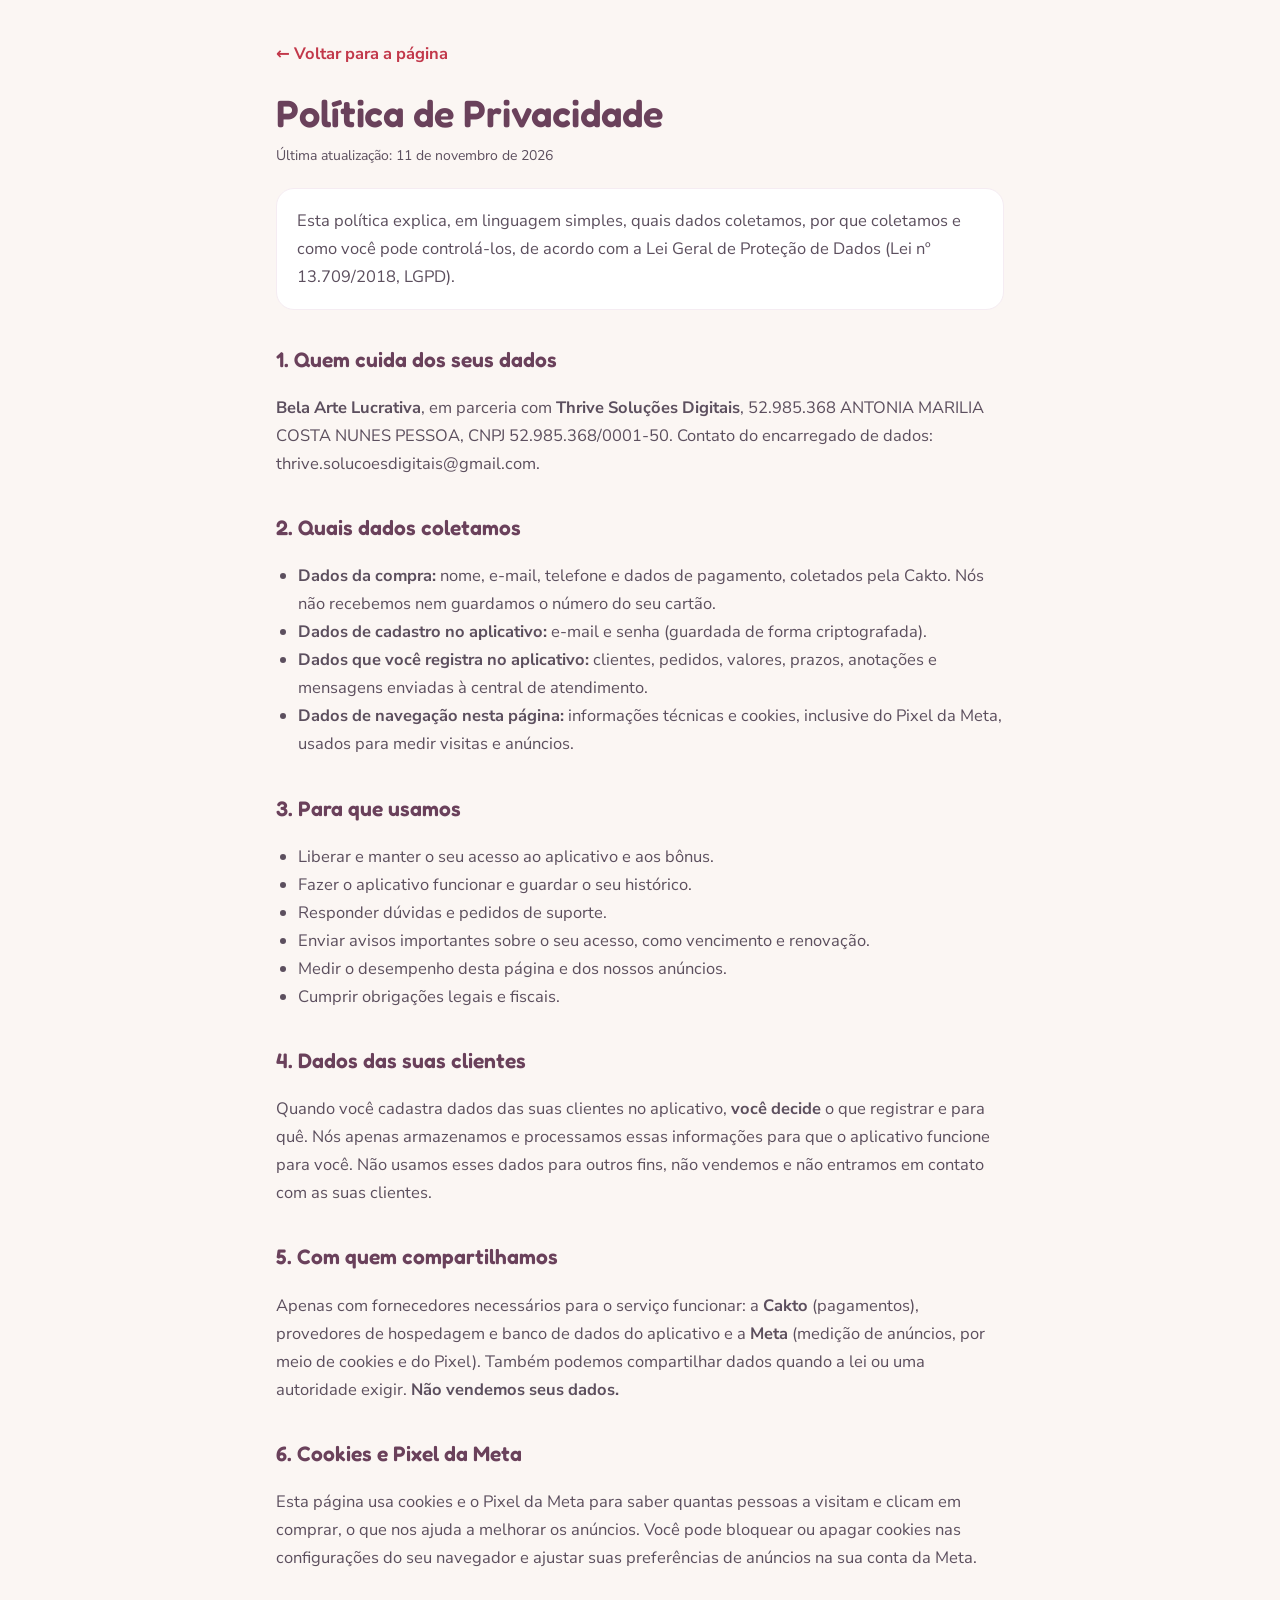
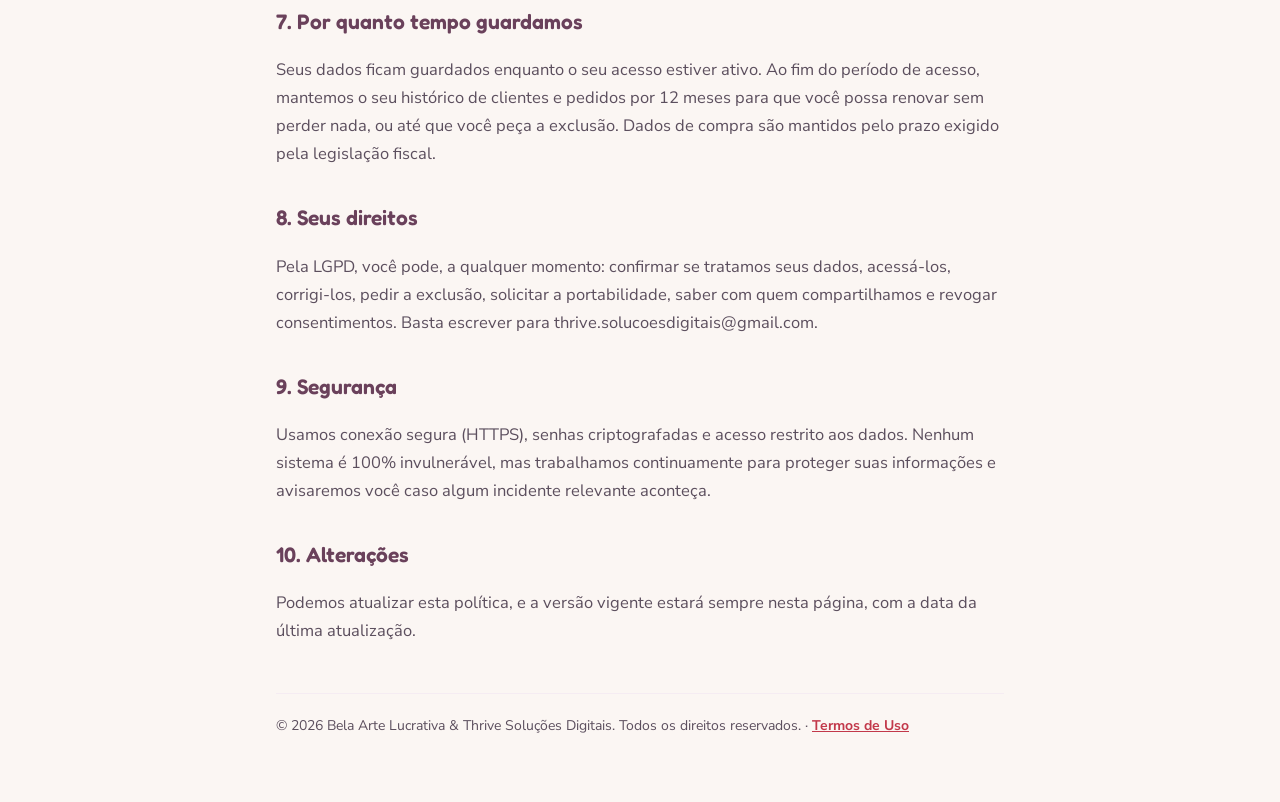
<file: privacidade.html>
<!doctype html>
<html lang="pt-BR">
<head>
<meta charset="utf-8">
<meta name="viewport" content="width=device-width, initial-scale=1, viewport-fit=cover">
<title>Política de Privacidade · Meu EncomendArt</title>
<link rel="stylesheet" href="https://fonts.googleapis.com/css2?family=Fredoka:wght@600&family=Nunito+Sans:opsz,wght@6..12,400;6..12,700&display=swap">
<link rel="stylesheet" href="legal.css">
</head>
<body>
<div class="wrap">
  <a class="voltar" href="./">← Voltar para a página</a>
  <h1>Política de Privacidade</h1>
  <p class="atualizado">Última atualização: 11 de novembro de 2026</p>

  <div class="caixa">
    <p>Esta política explica, em linguagem simples, quais dados coletamos, por que coletamos e como você pode controlá-los, de acordo com a Lei Geral de Proteção de Dados (Lei nº 13.709/2018, LGPD).</p>
  </div>

  <h2>1. Quem cuida dos seus dados</h2>
  <p><strong>Bela Arte Lucrativa</strong>, em parceria com <strong>Thrive Soluções Digitais</strong>, 52.985.368 ANTONIA MARILIA COSTA NUNES PESSOA, CNPJ 52.985.368/0001-50. Contato do encarregado de dados: thrive.solucoesdigitais@gmail.com.</p>

  <h2>2. Quais dados coletamos</h2>
  <ul>
    <li><strong>Dados da compra:</strong> nome, e-mail, telefone e dados de pagamento, coletados pela Cakto. Nós não recebemos nem guardamos o número do seu cartão.</li>
    <li><strong>Dados de cadastro no aplicativo:</strong> e-mail e senha (guardada de forma criptografada).</li>
    <li><strong>Dados que você registra no aplicativo:</strong> clientes, pedidos, valores, prazos, anotações e mensagens enviadas à central de atendimento.</li>
    <li><strong>Dados de navegação nesta página:</strong> informações técnicas e cookies, inclusive do Pixel da Meta, usados para medir visitas e anúncios.</li>
  </ul>

  <h2>3. Para que usamos</h2>
  <ul>
    <li>Liberar e manter o seu acesso ao aplicativo e aos bônus.</li>
    <li>Fazer o aplicativo funcionar e guardar o seu histórico.</li>
    <li>Responder dúvidas e pedidos de suporte.</li>
    <li>Enviar avisos importantes sobre o seu acesso, como vencimento e renovação.</li>
    <li>Medir o desempenho desta página e dos nossos anúncios.</li>
    <li>Cumprir obrigações legais e fiscais.</li>
  </ul>

  <h2>4. Dados das suas clientes</h2>
  <p>Quando você cadastra dados das suas clientes no aplicativo, <strong>você decide</strong> o que registrar e para quê. Nós apenas armazenamos e processamos essas informações para que o aplicativo funcione para você. Não usamos esses dados para outros fins, não vendemos e não entramos em contato com as suas clientes.</p>

  <h2>5. Com quem compartilhamos</h2>
  <p>Apenas com fornecedores necessários para o serviço funcionar: a <strong>Cakto</strong> (pagamentos), provedores de hospedagem e banco de dados do aplicativo e a <strong>Meta</strong> (medição de anúncios, por meio de cookies e do Pixel). Também podemos compartilhar dados quando a lei ou uma autoridade exigir. <strong>Não vendemos seus dados.</strong></p>

  <h2>6. Cookies e Pixel da Meta</h2>
  <p>Esta página usa cookies e o Pixel da Meta para saber quantas pessoas a visitam e clicam em comprar, o que nos ajuda a melhorar os anúncios. Você pode bloquear ou apagar cookies nas configurações do seu navegador e ajustar suas preferências de anúncios na sua conta da Meta.</p>

  <h2>7. Por quanto tempo guardamos</h2>
  <p>Seus dados ficam guardados enquanto o seu acesso estiver ativo. Ao fim do período de acesso, mantemos o seu histórico de clientes e pedidos por 12 meses para que você possa renovar sem perder nada, ou até que você peça a exclusão. Dados de compra são mantidos pelo prazo exigido pela legislação fiscal.</p>

  <h2>8. Seus direitos</h2>
  <p>Pela LGPD, você pode, a qualquer momento: confirmar se tratamos seus dados, acessá-los, corrigi-los, pedir a exclusão, solicitar a portabilidade, saber com quem compartilhamos e revogar consentimentos. Basta escrever para thrive.solucoesdigitais@gmail.com.</p>

  <h2>9. Segurança</h2>
  <p>Usamos conexão segura (HTTPS), senhas criptografadas e acesso restrito aos dados. Nenhum sistema é 100% invulnerável, mas trabalhamos continuamente para proteger suas informações e avisaremos você caso algum incidente relevante aconteça.</p>

  <h2>10. Alterações</h2>
  <p>Podemos atualizar esta política, e a versão vigente estará sempre nesta página, com a data da última atualização.</p>

  <footer>© 2026 Bela Arte Lucrativa &amp; Thrive Soluções Digitais. Todos os direitos reservados. · <a href="termos.html">Termos de Uso</a></footer>
</div>
</body>
</html>
</file>
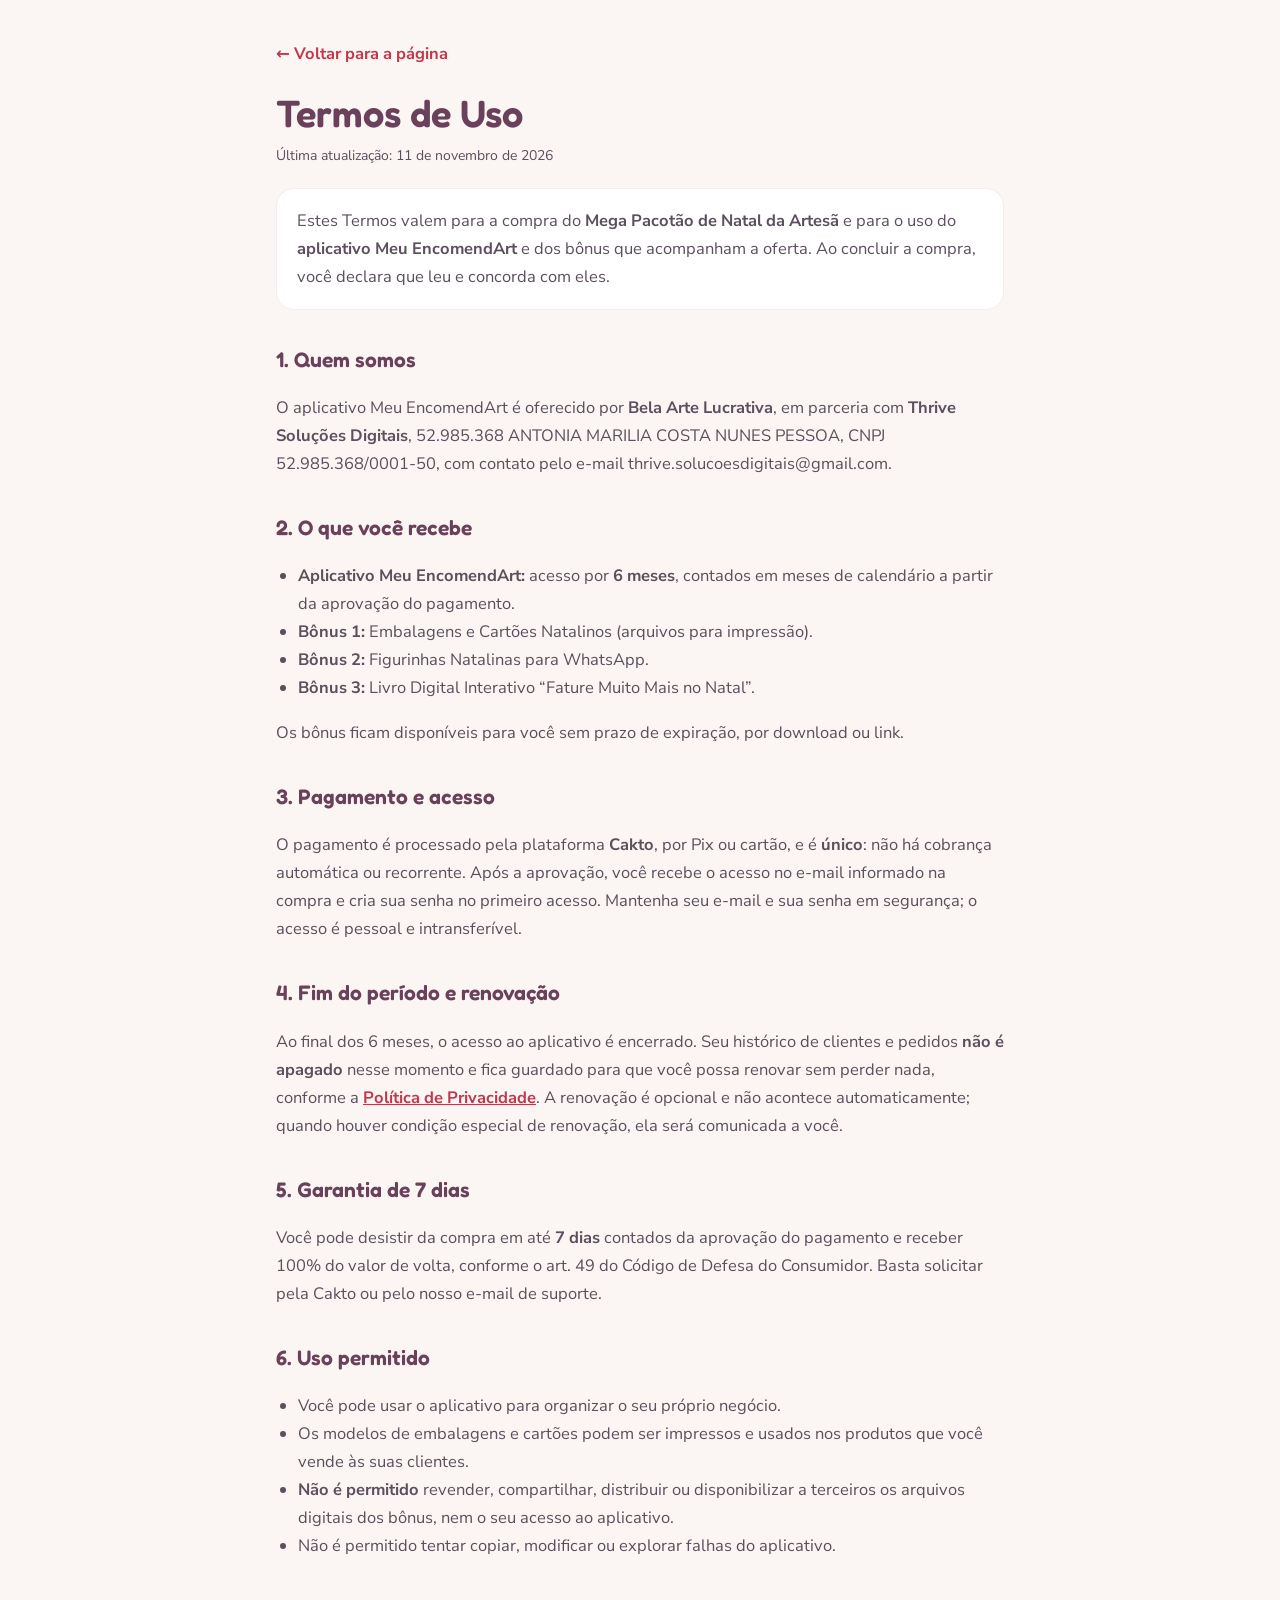
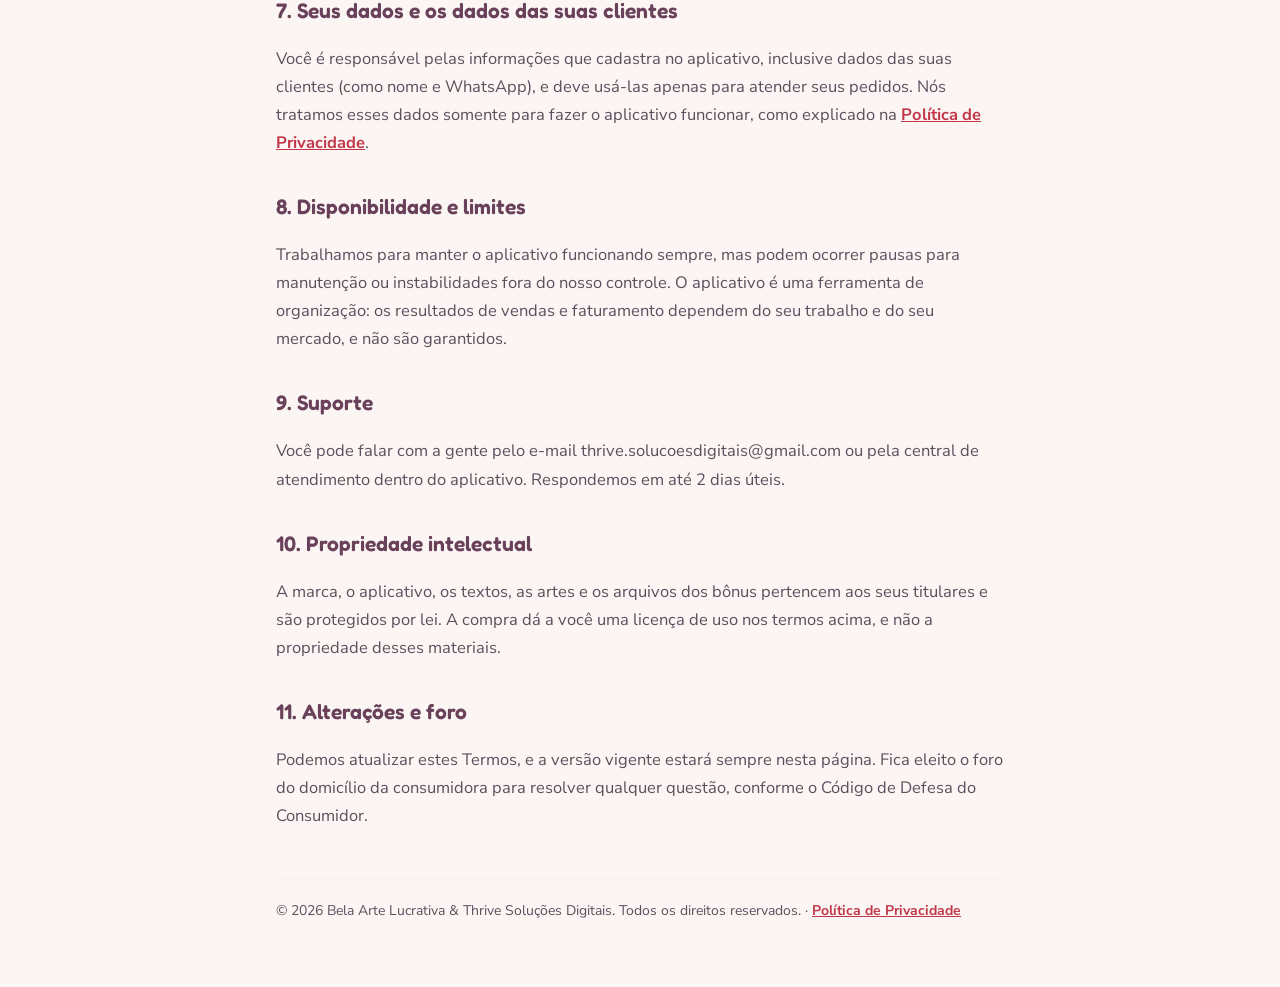
<file: termos.html>
<!doctype html>
<html lang="pt-BR">
<head>
<meta charset="utf-8">
<meta name="viewport" content="width=device-width, initial-scale=1, viewport-fit=cover">
<title>Termos de Uso · Meu EncomendArt</title>
<link rel="stylesheet" href="https://fonts.googleapis.com/css2?family=Fredoka:wght@600&family=Nunito+Sans:opsz,wght@6..12,400;6..12,700&display=swap">
<link rel="stylesheet" href="legal.css">
</head>
<body>
<div class="wrap">
  <a class="voltar" href="./">← Voltar para a página</a>
  <h1>Termos de Uso</h1>
  <p class="atualizado">Última atualização: 11 de novembro de 2026</p>

  <div class="caixa">
    <p>Estes Termos valem para a compra do <strong>Mega Pacotão de Natal da Artesã</strong> e para o uso do <strong>aplicativo Meu EncomendArt</strong> e dos bônus que acompanham a oferta. Ao concluir a compra, você declara que leu e concorda com eles.</p>
  </div>

  <h2>1. Quem somos</h2>
  <p>O aplicativo Meu EncomendArt é oferecido por <strong>Bela Arte Lucrativa</strong>, em parceria com <strong>Thrive Soluções Digitais</strong>, 52.985.368 ANTONIA MARILIA COSTA NUNES PESSOA, CNPJ 52.985.368/0001-50, com contato pelo e-mail thrive.solucoesdigitais@gmail.com.</p>

  <h2>2. O que você recebe</h2>
  <ul>
    <li><strong>Aplicativo Meu EncomendArt:</strong> acesso por <strong>6 meses</strong>, contados em meses de calendário a partir da aprovação do pagamento.</li>
    <li><strong>Bônus 1:</strong> Embalagens e Cartões Natalinos (arquivos para impressão).</li>
    <li><strong>Bônus 2:</strong> Figurinhas Natalinas para WhatsApp.</li>
    <li><strong>Bônus 3:</strong> Livro Digital Interativo “Fature Muito Mais no Natal”.</li>
  </ul>
  <p>Os bônus ficam disponíveis para você sem prazo de expiração, por download ou link.</p>

  <h2>3. Pagamento e acesso</h2>
  <p>O pagamento é processado pela plataforma <strong>Cakto</strong>, por Pix ou cartão, e é <strong>único</strong>: não há cobrança automática ou recorrente. Após a aprovação, você recebe o acesso no e-mail informado na compra e cria sua senha no primeiro acesso. Mantenha seu e-mail e sua senha em segurança; o acesso é pessoal e intransferível.</p>

  <h2>4. Fim do período e renovação</h2>
  <p>Ao final dos 6 meses, o acesso ao aplicativo é encerrado. Seu histórico de clientes e pedidos <strong>não é apagado</strong> nesse momento e fica guardado para que você possa renovar sem perder nada, conforme a <a href="privacidade.html">Política de Privacidade</a>. A renovação é opcional e não acontece automaticamente; quando houver condição especial de renovação, ela será comunicada a você.</p>

  <h2>5. Garantia de 7 dias</h2>
  <p>Você pode desistir da compra em até <strong>7 dias</strong> contados da aprovação do pagamento e receber 100% do valor de volta, conforme o art. 49 do Código de Defesa do Consumidor. Basta solicitar pela Cakto ou pelo nosso e-mail de suporte.</p>

  <h2>6. Uso permitido</h2>
  <ul>
    <li>Você pode usar o aplicativo para organizar o seu próprio negócio.</li>
    <li>Os modelos de embalagens e cartões podem ser impressos e usados nos produtos que você vende às suas clientes.</li>
    <li><strong>Não é permitido</strong> revender, compartilhar, distribuir ou disponibilizar a terceiros os arquivos digitais dos bônus, nem o seu acesso ao aplicativo.</li>
    <li>Não é permitido tentar copiar, modificar ou explorar falhas do aplicativo.</li>
  </ul>

  <h2>7. Seus dados e os dados das suas clientes</h2>
  <p>Você é responsável pelas informações que cadastra no aplicativo, inclusive dados das suas clientes (como nome e WhatsApp), e deve usá-las apenas para atender seus pedidos. Nós tratamos esses dados somente para fazer o aplicativo funcionar, como explicado na <a href="privacidade.html">Política de Privacidade</a>.</p>

  <h2>8. Disponibilidade e limites</h2>
  <p>Trabalhamos para manter o aplicativo funcionando sempre, mas podem ocorrer pausas para manutenção ou instabilidades fora do nosso controle. O aplicativo é uma ferramenta de organização: os resultados de vendas e faturamento dependem do seu trabalho e do seu mercado, e não são garantidos.</p>

  <h2>9. Suporte</h2>
  <p>Você pode falar com a gente pelo e-mail thrive.solucoesdigitais@gmail.com ou pela central de atendimento dentro do aplicativo. Respondemos em até 2 dias úteis.</p>

  <h2>10. Propriedade intelectual</h2>
  <p>A marca, o aplicativo, os textos, as artes e os arquivos dos bônus pertencem aos seus titulares e são protegidos por lei. A compra dá a você uma licença de uso nos termos acima, e não a propriedade desses materiais.</p>

  <h2>11. Alterações e foro</h2>
  <p>Podemos atualizar estes Termos, e a versão vigente estará sempre nesta página. Fica eleito o foro do domicílio da consumidora para resolver qualquer questão, conforme o Código de Defesa do Consumidor.</p>

  <footer>© 2026 Bela Arte Lucrativa &amp; Thrive Soluções Digitais. Todos os direitos reservados. · <a href="privacidade.html">Política de Privacidade</a></footer>
</div>
</body>
</html>
</file>
<file: legal.css>
:root{--ameixa:#6A415B;--grafite:#302732;--suave:#5C4F5E;--perola:#FBF6F3;--papel:#FFFFFF;--malva-clara:#F5ECF2;--natal:#C2384A;--marca:#FFF1C2;color-scheme:light}
*{box-sizing:border-box}
html{-webkit-text-size-adjust:100%}
body{margin:0;background:var(--perola);color:var(--grafite);font-family:"Nunito Sans",system-ui,-apple-system,"Segoe UI",sans-serif;font-size:16.5px;line-height:1.7}
.wrap{max-width:760px;margin:0 auto;padding-block:40px 64px;padding-left:max(16px,env(safe-area-inset-left,0px));padding-right:max(16px,env(safe-area-inset-right,0px))}
a{color:var(--natal);font-weight:700}
.voltar{display:inline-block;margin-bottom:24px;text-decoration:none}
h1{font-family:"Fredoka","Nunito Sans",system-ui,sans-serif;font-weight:600;color:var(--ameixa);font-size:clamp(28px,5vw,38px);line-height:1.15;margin:0}
h2{font-family:"Fredoka","Nunito Sans",system-ui,sans-serif;font-weight:600;color:var(--ameixa);font-size:21px;margin:32px 0 6px}
p,li{color:var(--suave)}
ul{padding-left:22px}
.atualizado{margin-top:8px;font-size:14px}
.caixa{background:var(--papel);border-radius:18px;padding:18px 20px;margin-top:20px;border:1px solid var(--malva-clara)}
mark{background:var(--marca);color:var(--grafite);padding:0 4px;border-radius:4px}
footer{margin-top:48px;font-size:14px;color:var(--suave);border-top:1px solid var(--malva-clara);padding-top:20px}
.caixa p{margin:0}
</file>
